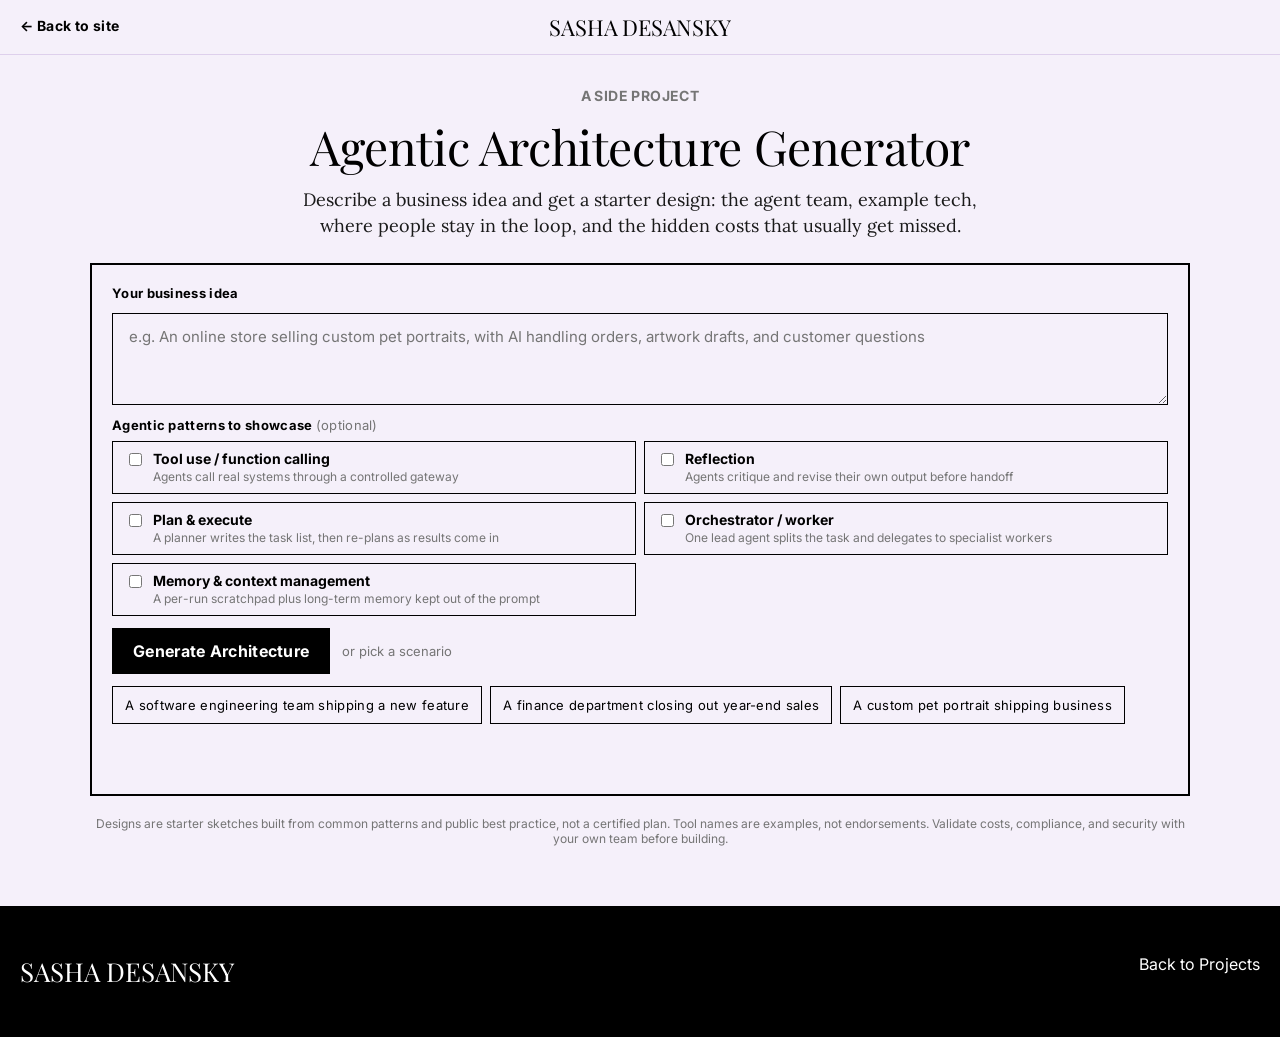
<file: architect/architect.html>
<!DOCTYPE html>
<html lang="en">
<head>
<meta charset="UTF-8">
<meta name="viewport" content="width=device-width, initial-scale=1.0">
<title>Agentic Architecture Generator</title>
<meta name="description" content="Describe a business idea and get a starter agentic-AI architecture: the agent team, example tech, where people stay in the loop, and the hidden costs and watch-outs.">

<link rel="icon" href="../images/favicon.svg" type="image/svg+xml">

<link rel="preconnect" href="https://fonts.googleapis.com">
<link rel="preconnect" href="https://fonts.gstatic.com" crossorigin>
<link href="https://fonts.googleapis.com/css2?family=Playfair+Display:wght@400;700&family=Lora:wght@400;600&family=Inter:wght@400;700&display=swap" rel="stylesheet">

<link rel="stylesheet" href="../css/style.css">
<link rel="stylesheet" href="architect.css">
</head>
<body>

<header class="masthead-band">
  <div class="masthead-inner">
    <a href="../index.html#projects" class="nav-link">&larr; Back to site</a>
    <a href="../index.html" class="wordmark">SASHA DESANSKY</a>
    <span></span>
  </div>
</header>

<main class="dash-page">
  <div class="dash-page-inner">
    <p class="hero-eyebrow" style="text-align:center;">A Side Project</p>
    <h1 class="dash-title">Agentic Architecture Generator</h1>
    <p class="dash-subtitle">Describe a business idea and get a starter design: the agent team, example tech, where people stay in the loop, and the hidden costs that usually get missed.</p>

    <div class="ar-app">
      <form id="ar-form" class="ar-form" novalidate>
        <label for="ar-idea" class="ar-label">Your business idea</label>
        <textarea id="ar-idea" maxlength="500" placeholder="e.g. An online store selling custom pet portraits, with AI handling orders, artwork drafts, and customer questions"></textarea>
        <fieldset class="ar-patterns">
          <legend class="ar-label">Agentic patterns to showcase <span class="ar-optional">(optional)</span></legend>
          <div id="ar-pattern-opts" class="ar-pattern-opts"></div>
        </fieldset>
        <div class="ar-actions">
          <button type="submit" id="ar-go" class="button-primary">Generate Architecture</button>
          <span class="ar-or">or pick a scenario</span>
          <div id="ar-examples" class="ar-examples"></div>
        </div>
        <div id="ar-err" class="ar-err" role="alert"></div>
      </form>

      <div id="ar-output" class="ar-output" aria-live="polite"></div>
    </div>

    <p class="ar-disclaimer">Designs are starter sketches built from common patterns and public best practice, not a certified plan. Tool names are examples, not endorsements. Validate costs, compliance, and security with your own team before building.</p>
  </div>
</main>

<footer class="footer">
  <div class="footer-inner">
    <div class="footer-wordmark">SASHA DESANSKY</div>
    <ul class="footer-links">
      <li><a href="../index.html#projects">Back to Projects</a></li>
    </ul>
  </div>
</footer>

<script src="architect-data.js"></script>
<script src="architect.js"></script>
</body>
</html>
</file>
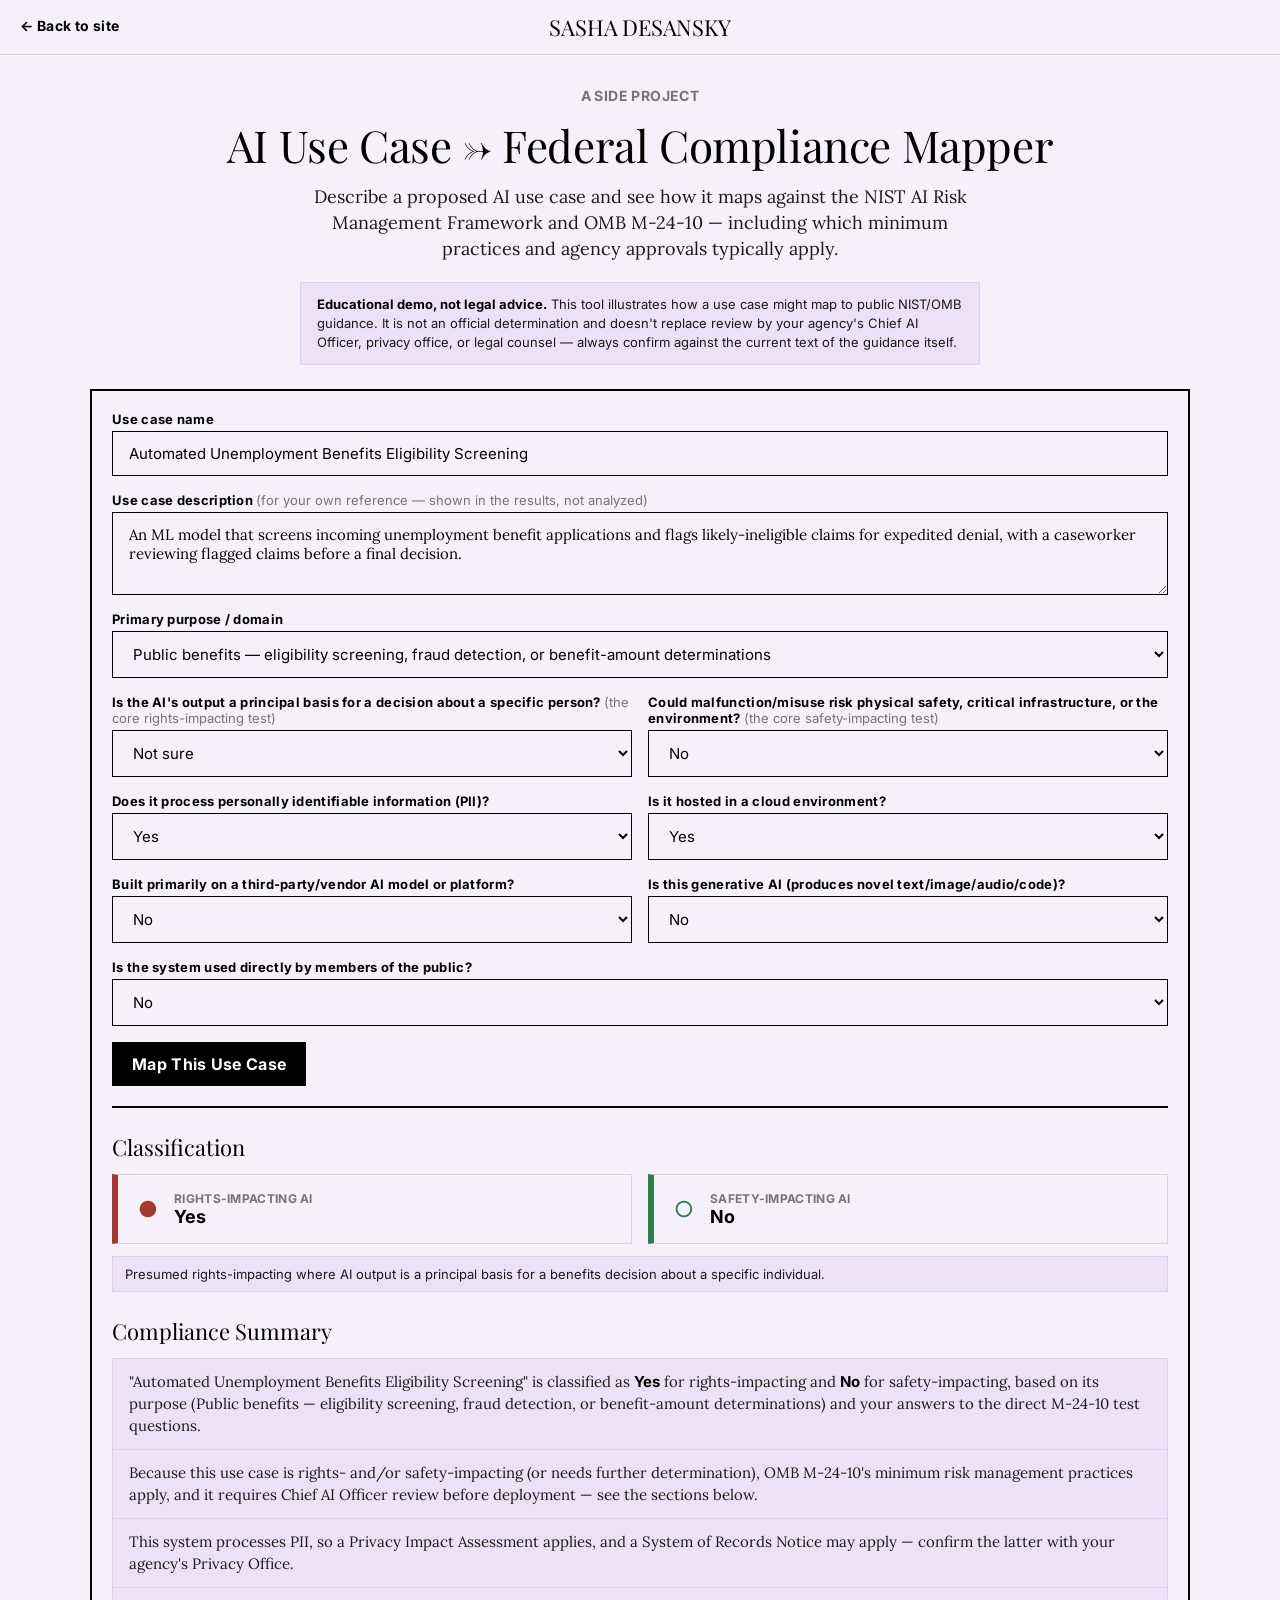
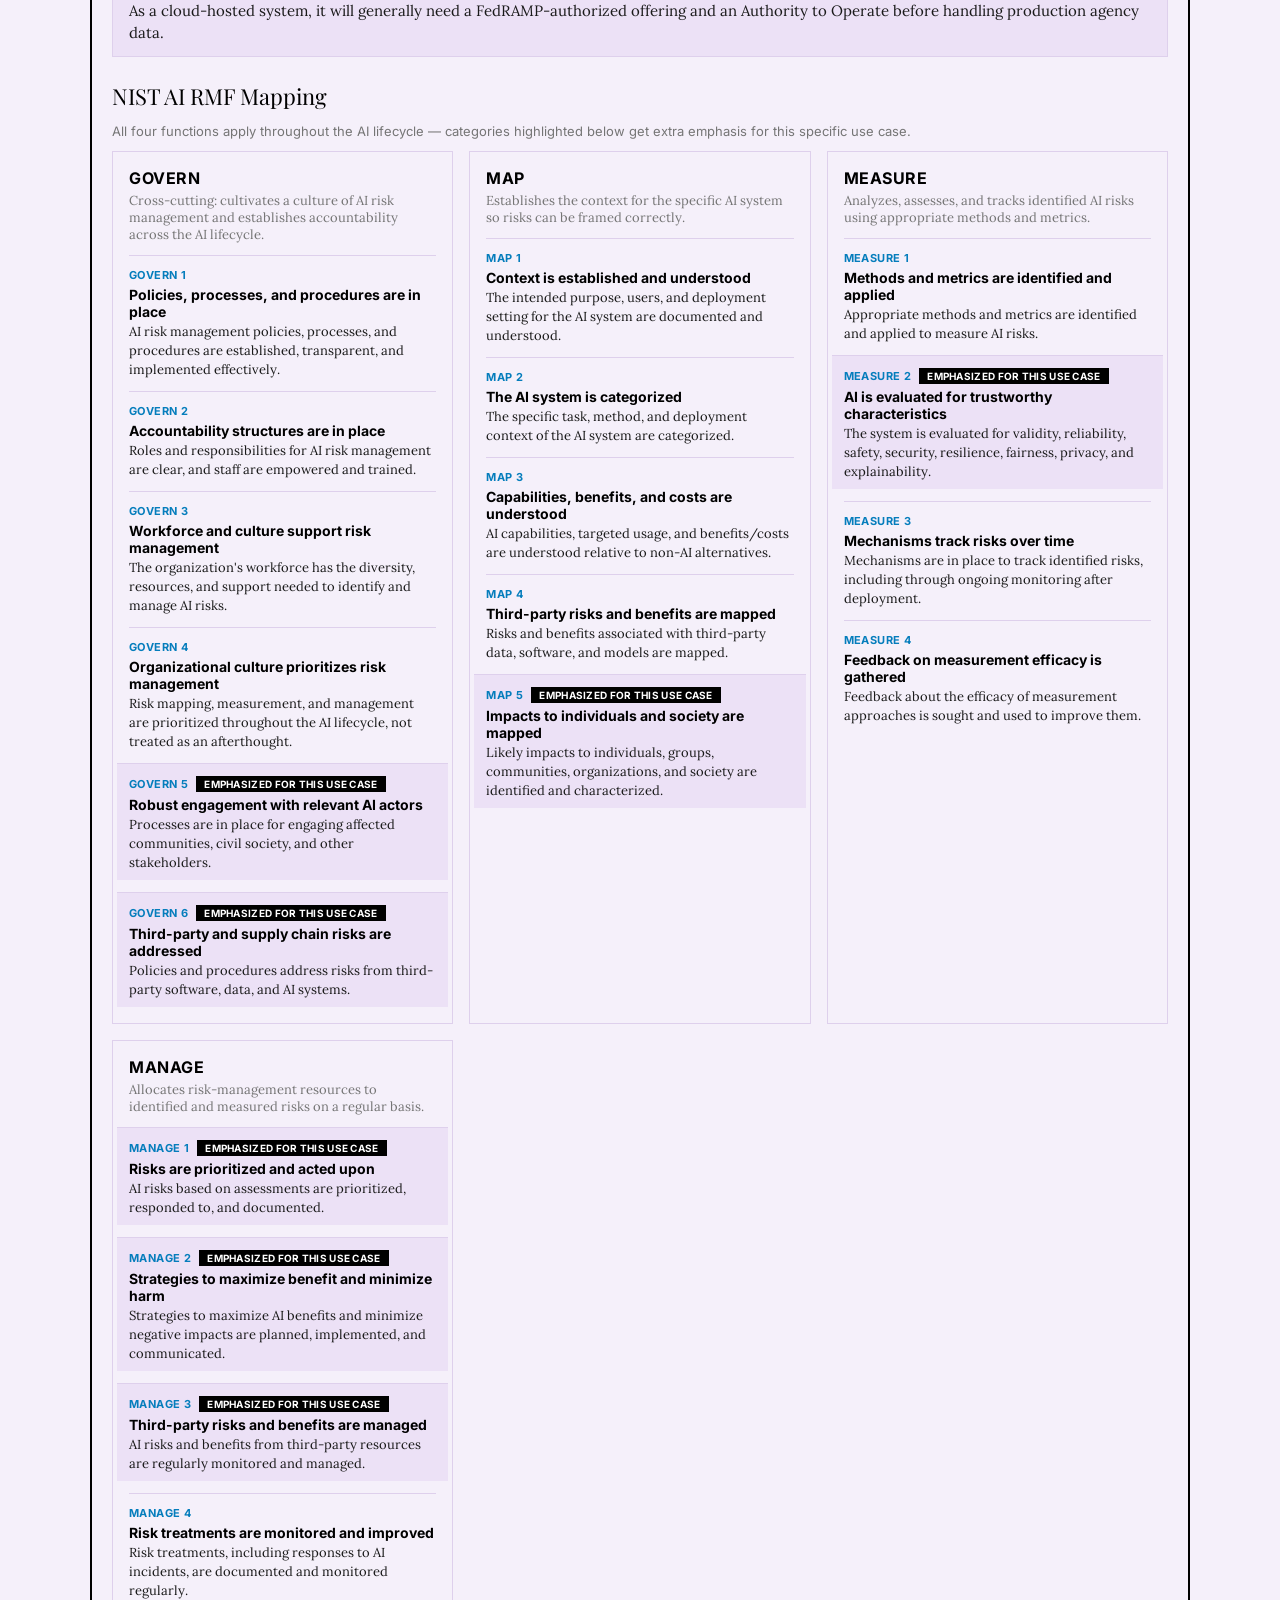
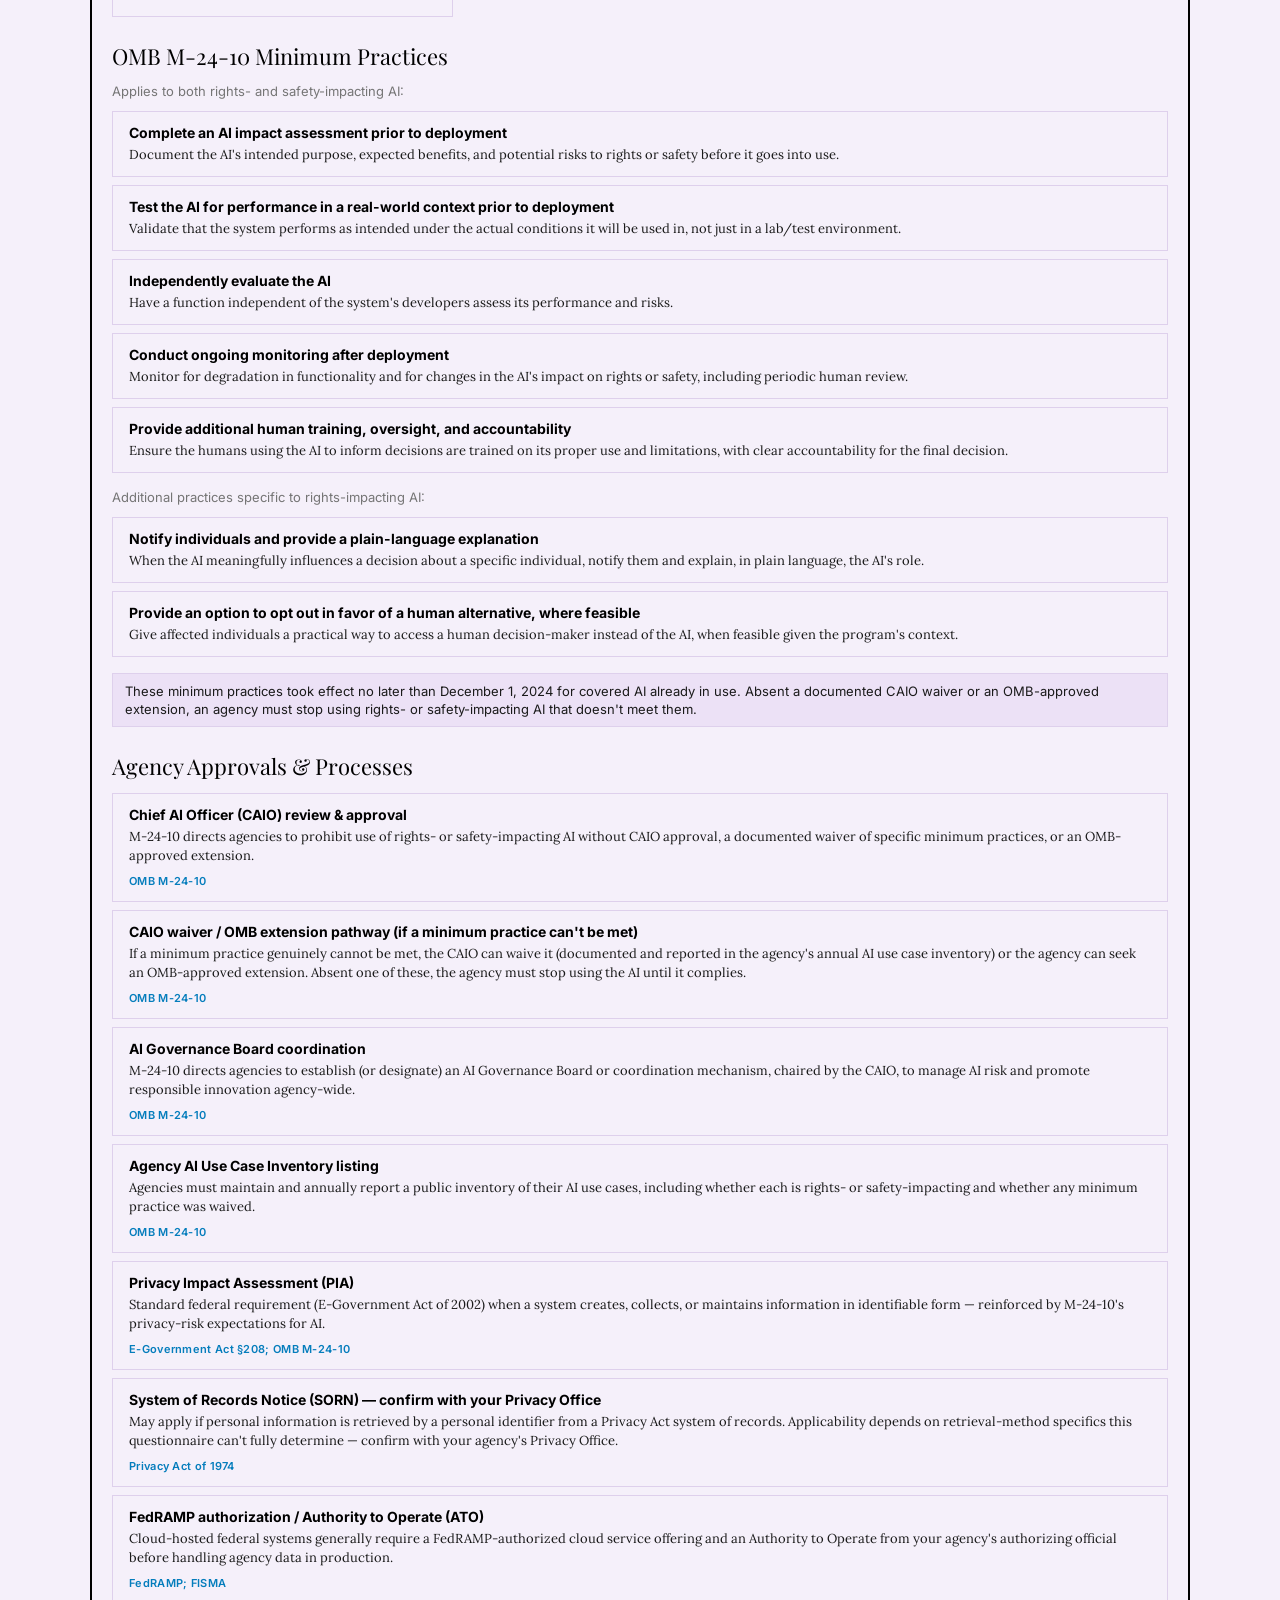
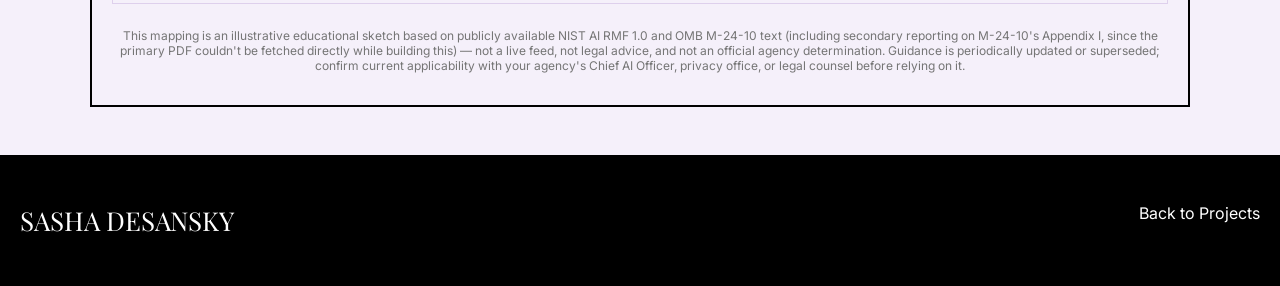
<file: compliance-mapper/compliance-mapper.html>
<!DOCTYPE html>
<html lang="en">
<head>
<meta charset="UTF-8">
<meta name="viewport" content="width=device-width, initial-scale=1.0">
<title>AI Use Case → Federal Compliance Mapper</title>
<meta name="description" content="Map a proposed AI use case against the NIST AI Risk Management Framework and OMB M-24-10, and see which federal agency approvals typically apply.">

<link rel="icon" href="../images/favicon.svg" type="image/svg+xml">

<link rel="preconnect" href="https://fonts.googleapis.com">
<link rel="preconnect" href="https://fonts.gstatic.com" crossorigin>
<link href="https://fonts.googleapis.com/css2?family=Playfair+Display:wght@400;700&family=Lora:wght@400;600&family=Inter:wght@400;700&display=swap" rel="stylesheet">

<link rel="stylesheet" href="../css/style.css">
<link rel="stylesheet" href="compliance-mapper.css">
</head>
<body>

<header class="masthead-band">
  <div class="masthead-inner">
    <a href="../index.html#projects" class="nav-link">&larr; Back to site</a>
    <a href="../index.html" class="wordmark">SASHA DESANSKY</a>
    <span></span>
  </div>
</header>

<main class="dash-page">
  <div class="dash-page-inner">
    <p class="hero-eyebrow" style="text-align:center;">A Side Project</p>
    <h1 class="dash-title">AI Use Case &rarr; Federal Compliance Mapper</h1>
    <p class="dash-subtitle">Describe a proposed AI use case and see how it maps against the NIST AI Risk Management Framework and OMB M-24-10 — including which minimum practices and agency approvals typically apply.</p>

    <div class="cm-disclaimer-box">
      <strong>Educational demo, not legal advice.</strong> This tool illustrates how a use case might map to public NIST/OMB guidance. It is not an official determination and doesn't replace review by your agency's Chief AI Officer, privacy office, or legal counsel — always confirm against the current text of the guidance itself.
    </div>

    <div class="cm-app">
      <form id="cm-form" class="cm-form">
        <div class="cm-field">
          <label for="cm-name">Use case name</label>
          <input type="text" id="cm-name" placeholder="e.g. Automated benefits eligibility screening" value="Automated Unemployment Benefits Eligibility Screening">
        </div>

        <div class="cm-field">
          <label for="cm-description">Use case description <span class="cm-hint">(for your own reference — shown in the results, not analyzed)</span></label>
          <textarea id="cm-description" rows="3" placeholder="Briefly describe what the AI system does, who uses it, and who it affects.">An ML model that screens incoming unemployment benefit applications and flags likely-ineligible claims for expedited denial, with a caseworker reviewing flagged claims before a final decision.</textarea>
        </div>

        <div class="cm-field">
          <label for="cm-purpose">Primary purpose / domain</label>
          <select id="cm-purpose"></select>
        </div>

        <div class="cm-field-row">
          <div class="cm-field">
            <label for="cm-principal-basis">Is the AI's output a principal basis for a decision about a specific person? <span class="cm-hint">(the core rights-impacting test)</span></label>
            <select id="cm-principal-basis">
              <option value="yes">Yes</option>
              <option value="no">No</option>
              <option value="unsure" selected>Not sure</option>
            </select>
          </div>
          <div class="cm-field">
            <label for="cm-safety-risk">Could malfunction/misuse risk physical safety, critical infrastructure, or the environment? <span class="cm-hint">(the core safety-impacting test)</span></label>
            <select id="cm-safety-risk">
              <option value="yes">Yes</option>
              <option value="no" selected>No</option>
              <option value="unsure">Not sure</option>
            </select>
          </div>
        </div>

        <div class="cm-field-row">
          <div class="cm-field">
            <label for="cm-pii">Does it process personally identifiable information (PII)?</label>
            <select id="cm-pii">
              <option value="yes" selected>Yes</option>
              <option value="no">No</option>
            </select>
          </div>
          <div class="cm-field">
            <label for="cm-cloud">Is it hosted in a cloud environment?</label>
            <select id="cm-cloud">
              <option value="yes" selected>Yes</option>
              <option value="no">No</option>
            </select>
          </div>
        </div>

        <div class="cm-field-row">
          <div class="cm-field">
            <label for="cm-thirdparty">Built primarily on a third-party/vendor AI model or platform?</label>
            <select id="cm-thirdparty">
              <option value="yes">Yes</option>
              <option value="no" selected>No</option>
            </select>
          </div>
          <div class="cm-field">
            <label for="cm-generative">Is this generative AI (produces novel text/image/audio/code)?</label>
            <select id="cm-generative">
              <option value="yes">Yes</option>
              <option value="no" selected>No</option>
            </select>
          </div>
        </div>

        <div class="cm-field">
          <label for="cm-public-facing">Is the system used directly by members of the public?</label>
          <select id="cm-public-facing">
            <option value="yes">Yes</option>
            <option value="no" selected>No</option>
          </select>
        </div>

        <button type="submit" class="button-primary">Map This Use Case</button>
      </form>

      <div id="cm-output">
        <section class="cm-section">
          <h3>Classification</h3>
          <div id="cm-verdicts" class="cm-verdicts"></div>
          <p id="cm-purpose-note" class="cm-note"></p>
        </section>

        <section class="cm-section">
          <h3>Compliance Summary</h3>
          <ul id="cm-summary-bullets" class="cm-bullets"></ul>
        </section>

        <section class="cm-section">
          <h3>NIST AI RMF Mapping</h3>
          <p class="cm-section-intro">All four functions apply throughout the AI lifecycle — categories highlighted below get extra emphasis for this specific use case.</p>
          <div id="cm-nist-grid" class="cm-nist-grid"></div>
        </section>

        <section class="cm-section">
          <h3>OMB M-24-10 Minimum Practices</h3>
          <div id="cm-practices"></div>
        </section>

        <section class="cm-section">
          <h3>Agency Approvals &amp; Processes</h3>
          <ul id="cm-approvals" class="cm-approvals-list"></ul>
        </section>

        <p class="cm-disclaimer">This mapping is an illustrative educational sketch based on publicly available NIST AI RMF 1.0 and OMB M-24-10 text (including secondary reporting on M-24-10's Appendix I, since the primary PDF couldn't be fetched directly while building this) — not a live feed, not legal advice, and not an official agency determination. Guidance is periodically updated or superseded; confirm current applicability with your agency's Chief AI Officer, privacy office, or legal counsel before relying on it.</p>
      </div>
    </div>
  </div>
</main>

<footer class="footer">
  <div class="footer-inner">
    <div class="footer-wordmark">SASHA DESANSKY</div>
    <ul class="footer-links">
      <li><a href="../index.html#projects">Back to Projects</a></li>
    </ul>
  </div>
</footer>

<script src="compliance-data.js"></script>
<script src="compliance-mapper.js"></script>
</body>
</html>
</file>
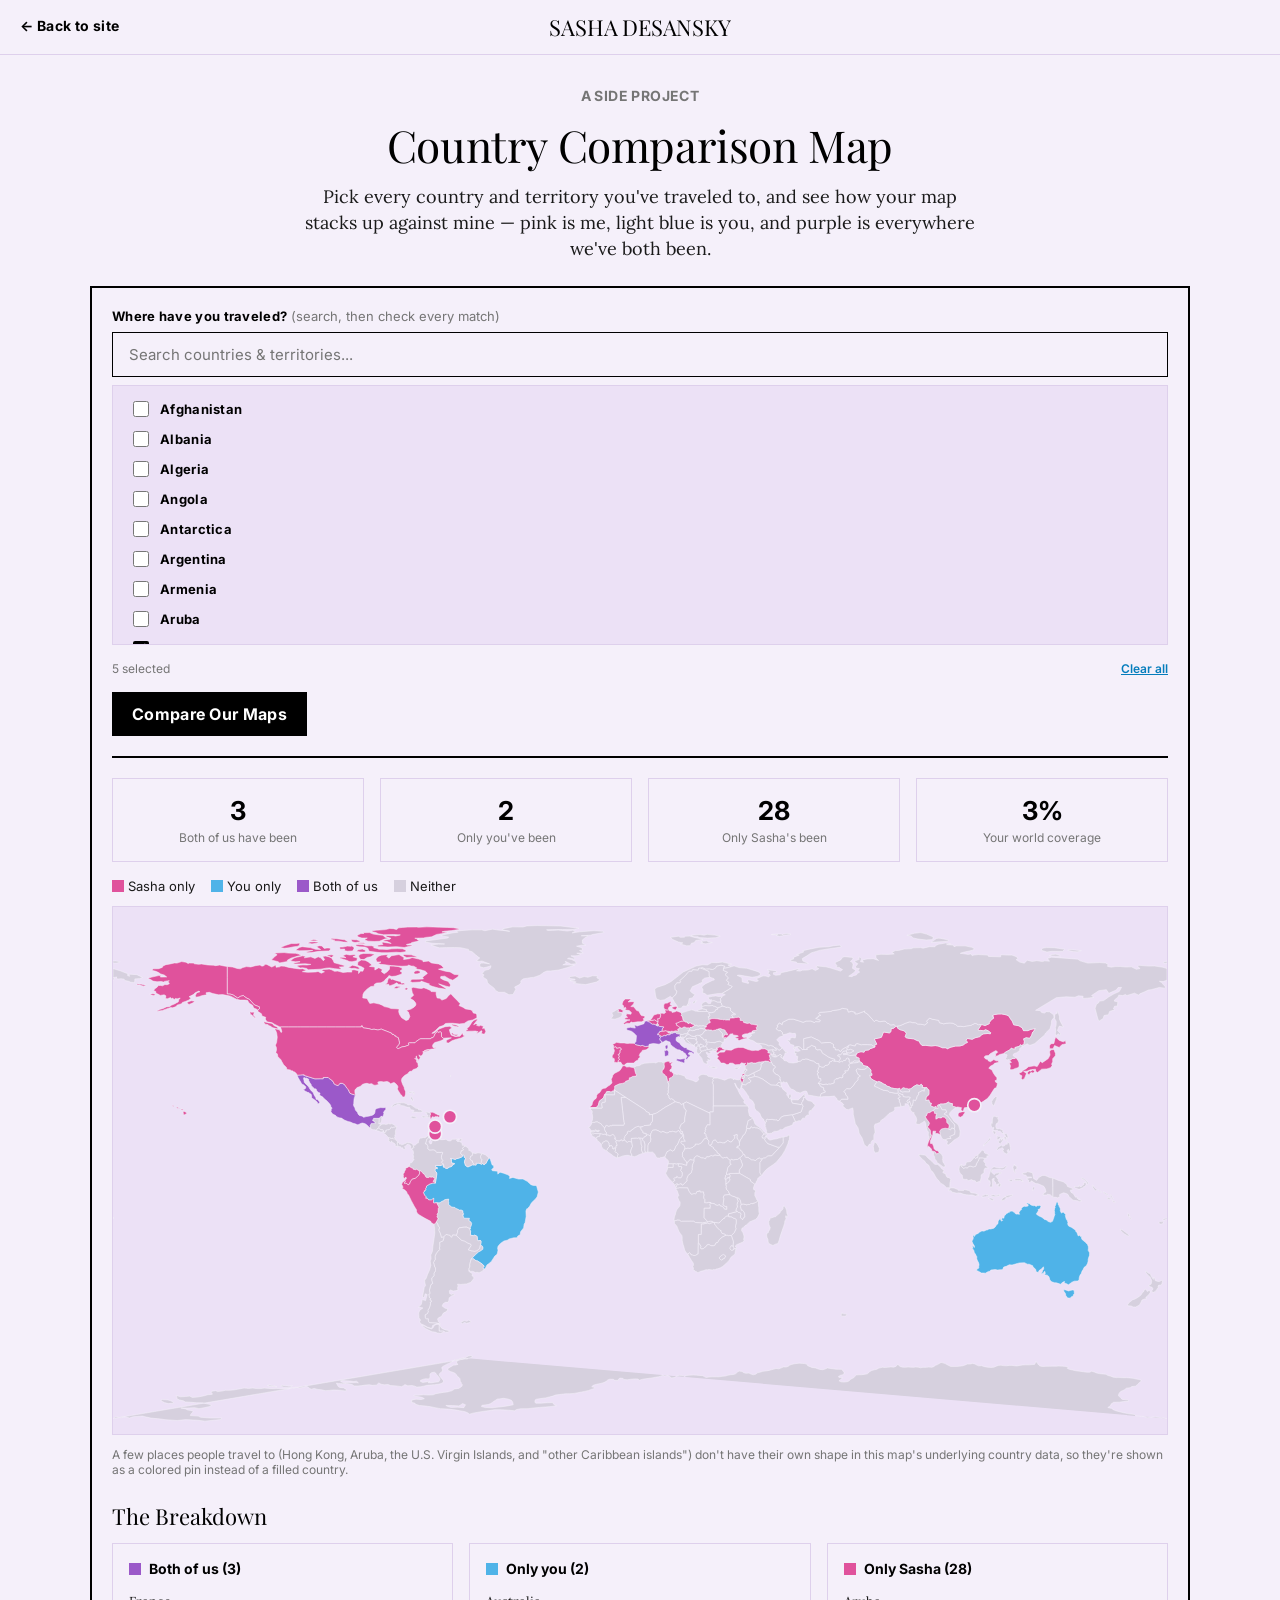
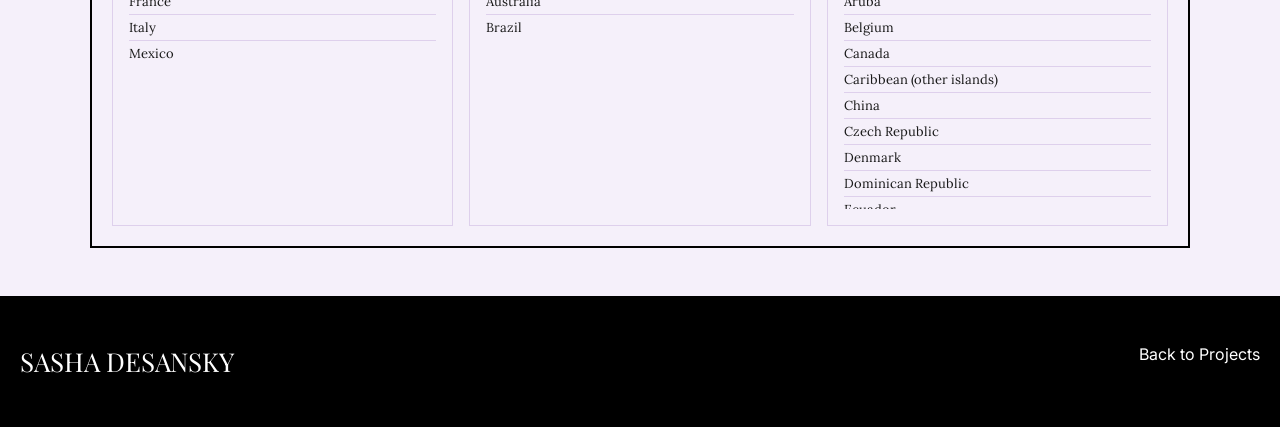
<file: country-map/country-map.html>
<!DOCTYPE html>
<html lang="en">
<head>
<meta charset="UTF-8">
<meta name="viewport" content="width=device-width, initial-scale=1.0">
<title>Country Comparison Map</title>
<meta name="description" content="Pick the countries and territories you've traveled to and see how your map compares to Sasha's, side by side on one world map.">

<link rel="icon" href="../images/favicon.svg" type="image/svg+xml">

<link rel="preconnect" href="https://fonts.googleapis.com">
<link rel="preconnect" href="https://fonts.gstatic.com" crossorigin>
<link href="https://fonts.googleapis.com/css2?family=Playfair+Display:wght@400;700&family=Lora:wght@400;600&family=Inter:wght@400;700&display=swap" rel="stylesheet">

<link rel="stylesheet" href="../css/style.css">
<link rel="stylesheet" href="country-map.css">
</head>
<body>

<header class="masthead-band">
  <div class="masthead-inner">
    <a href="../index.html#for-fun" class="nav-link">&larr; Back to site</a>
    <a href="../index.html" class="wordmark">SASHA DESANSKY</a>
    <span></span>
  </div>
</header>

<main class="dash-page">
  <div class="dash-page-inner">
    <p class="hero-eyebrow" style="text-align:center;">A Side Project</p>
    <h1 class="dash-title">Country Comparison Map</h1>
    <p class="dash-subtitle">Pick every country and territory you've traveled to, and see how your map stacks up against mine — pink is me, light blue is you, and purple is everywhere we've both been.</p>

    <div class="cm2-app">
      <form id="cm2-form" class="cm2-form">
        <div class="cm2-field">
          <label for="cm2-search">Where have you traveled? <span class="cm2-hint">(search, then check every match)</span></label>
          <input type="text" id="cm2-search" placeholder="Search countries &amp; territories...">
          <div id="cm2-checklist" class="cm2-checklist"></div>
          <div class="cm2-checklist-actions">
            <span id="cm2-selected-count">0 selected</span>
            <button type="button" id="cm2-clear" class="cm2-clear-btn">Clear all</button>
          </div>
        </div>

        <button type="submit" class="button-primary">Compare Our Maps</button>
      </form>

      <div id="cm2-output">
        <div id="cm2-stats" class="cm2-stats"></div>

        <div class="cm2-legend">
          <span class="cm2-legend-item"><span class="cm2-swatch" style="background:#e0529c"></span>Sasha only</span>
          <span class="cm2-legend-item"><span class="cm2-swatch" style="background:#4fb3e8"></span>You only</span>
          <span class="cm2-legend-item"><span class="cm2-swatch" style="background:#9b59c9"></span>Both of us</span>
          <span class="cm2-legend-item"><span class="cm2-swatch" style="background:#d6d0de"></span>Neither</span>
        </div>

        <div id="cm2-map"></div>

        <p class="cm2-note">A few places people travel to (Hong Kong, Aruba, the U.S. Virgin Islands, and "other Caribbean islands") don't have their own shape in this map's underlying country data, so they're shown as a colored pin instead of a filled country.</p>

        <section class="cm2-section">
          <h3>The Breakdown</h3>
          <div id="cm2-breakdown" class="cm2-breakdown"></div>
        </section>
      </div>
    </div>
  </div>
</main>

<footer class="footer">
  <div class="footer-inner">
    <div class="footer-wordmark">SASHA DESANSKY</div>
    <ul class="footer-links">
      <li><a href="../index.html#for-fun">Back to Projects</a></li>
    </ul>
  </div>
</footer>

<script src="world-geojson.js"></script>
<script src="country-map-data.js"></script>
<script src="country-map.js"></script>
</body>
</html>
</file>
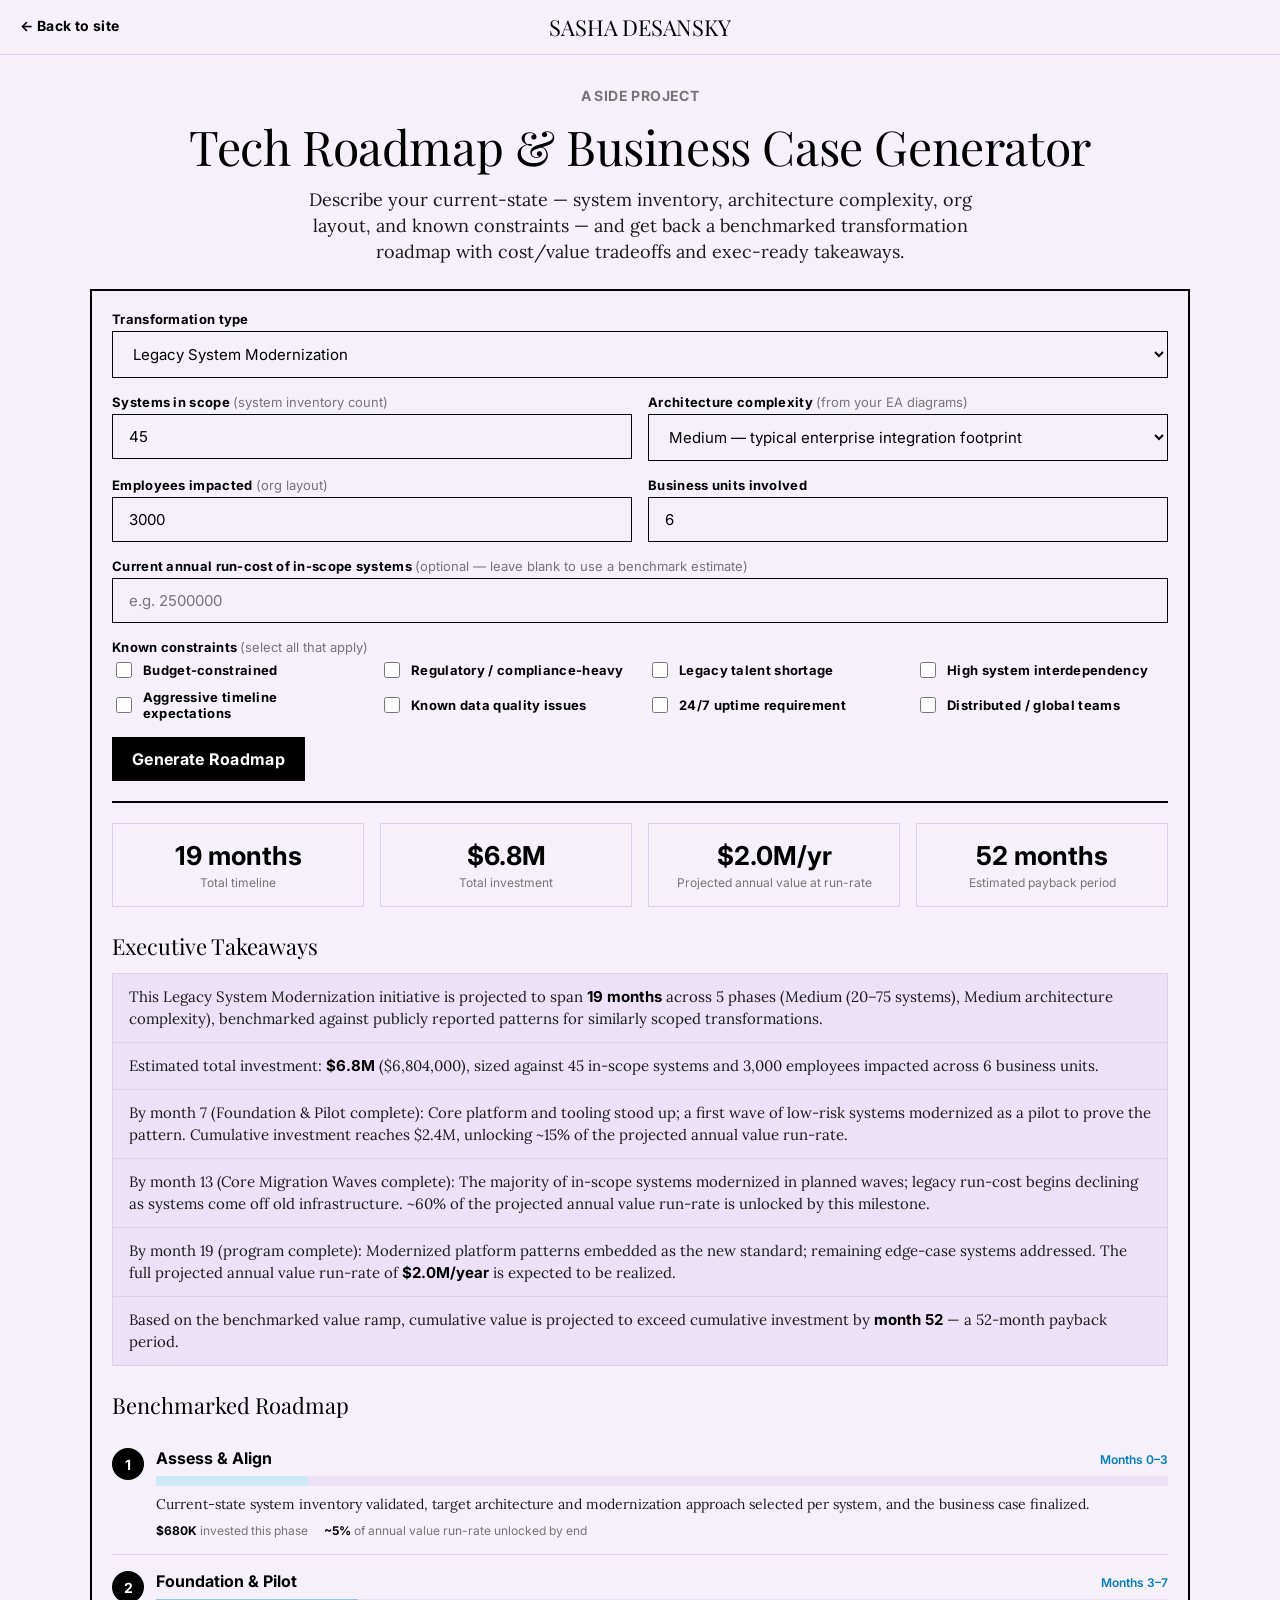
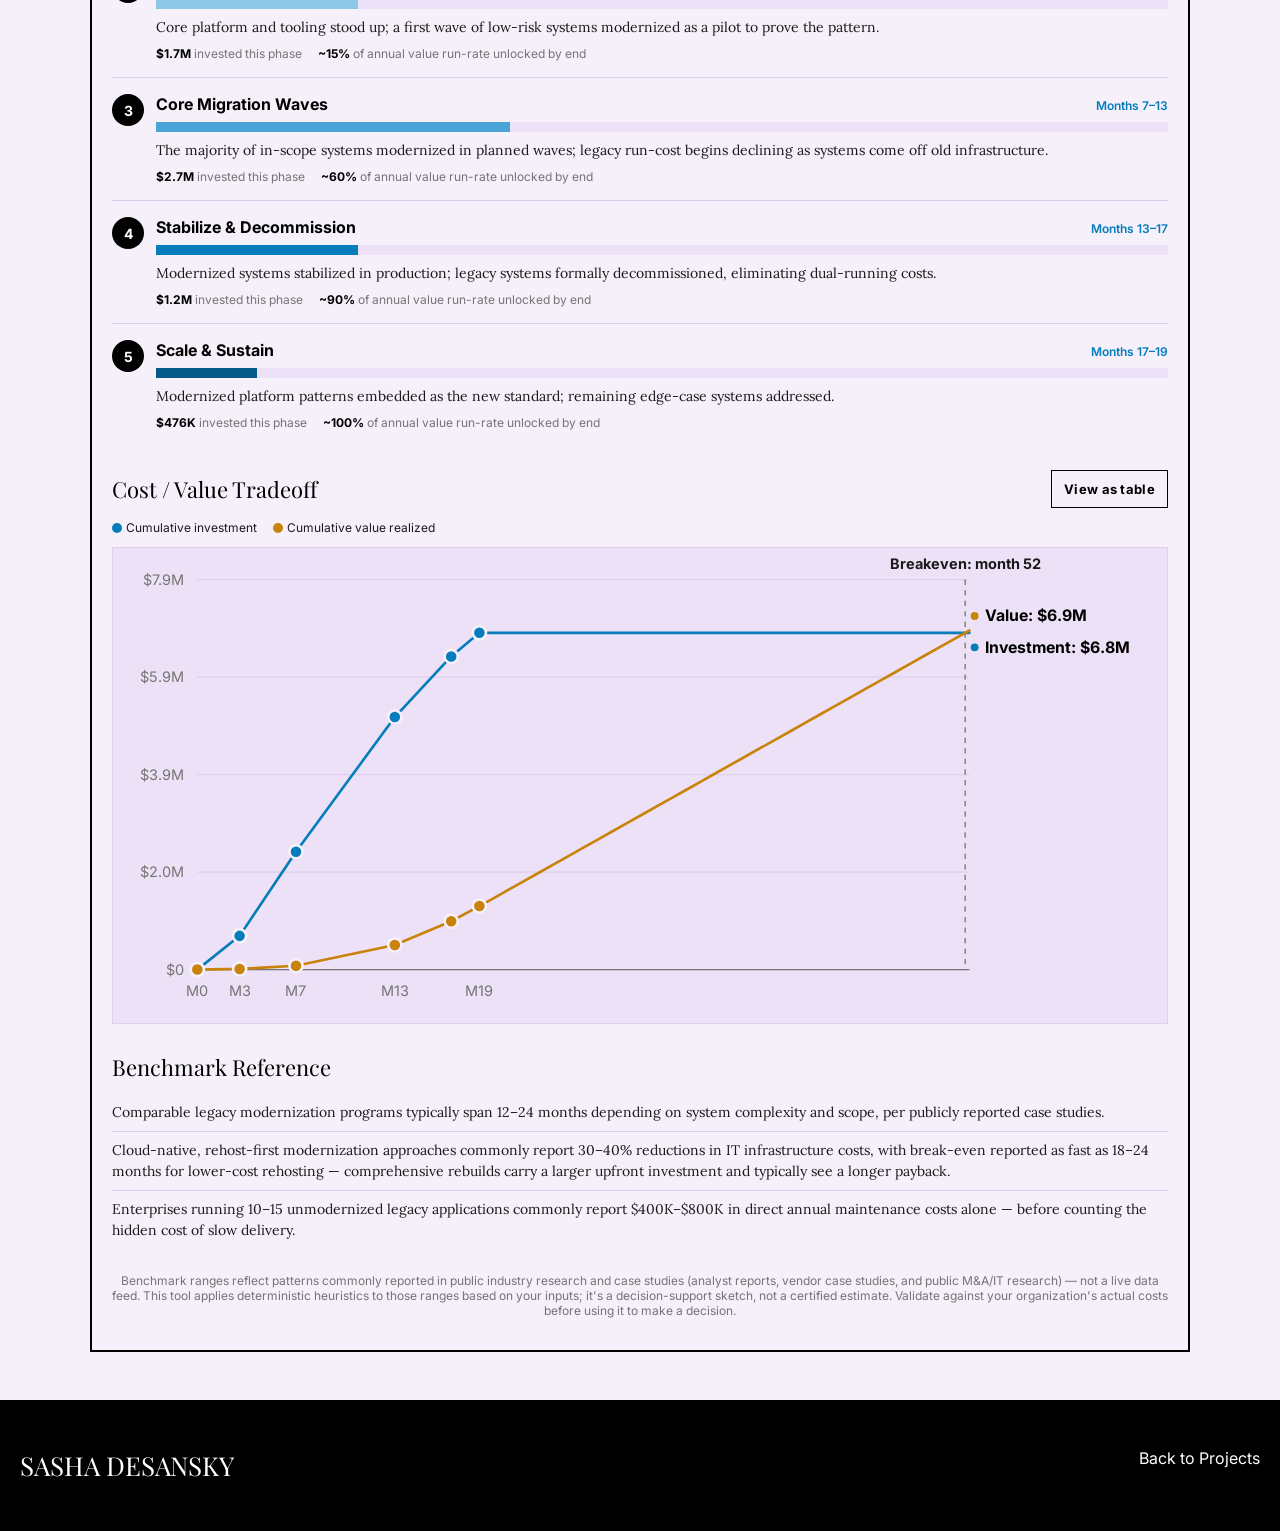
<file: roadmap/roadmap.html>
<!DOCTYPE html>
<html lang="en">
<head>
<meta charset="UTF-8">
<meta name="viewport" content="width=device-width, initial-scale=1.0">
<title>Tech Roadmap &amp; Business Case Generator</title>
<meta name="description" content="Turn current-state inputs (system inventory, architecture complexity, org layout, constraints) into a benchmarked transformation roadmap with cost/value tradeoffs and executive takeaways.">

<link rel="icon" href="../images/favicon.svg" type="image/svg+xml">

<link rel="preconnect" href="https://fonts.googleapis.com">
<link rel="preconnect" href="https://fonts.gstatic.com" crossorigin>
<link href="https://fonts.googleapis.com/css2?family=Playfair+Display:wght@400;700&family=Lora:wght@400;600&family=Inter:wght@400;700&display=swap" rel="stylesheet">

<link rel="stylesheet" href="../css/style.css">
<link rel="stylesheet" href="roadmap.css">
</head>
<body data-palette="#057dbc,#c9820a">

<header class="masthead-band">
  <div class="masthead-inner">
    <a href="../index.html#projects" class="nav-link">&larr; Back to site</a>
    <a href="../index.html" class="wordmark">SASHA DESANSKY</a>
    <span></span>
  </div>
</header>

<main class="dash-page">
  <div class="dash-page-inner">
    <p class="hero-eyebrow" style="text-align:center;">A Side Project</p>
    <h1 class="dash-title">Tech Roadmap &amp; Business Case Generator</h1>
    <p class="dash-subtitle">Describe your current-state — system inventory, architecture complexity, org layout, and known constraints — and get back a benchmarked transformation roadmap with cost/value tradeoffs and exec-ready takeaways.</p>

    <div class="rm-app">
      <form id="rm-form" class="rm-form">
        <div class="rm-field">
          <label for="rm-archetype">Transformation type</label>
          <select id="rm-archetype"></select>
        </div>

        <div class="rm-field-row">
          <div class="rm-field">
            <label for="rm-systems">Systems in scope <span class="rm-hint">(system inventory count)</span></label>
            <input type="number" id="rm-systems" min="1" max="2000" value="45">
          </div>
          <div class="rm-field">
            <label for="rm-complexity">Architecture complexity <span class="rm-hint">(from your EA diagrams)</span></label>
            <select id="rm-complexity"></select>
          </div>
        </div>

        <div class="rm-field-row">
          <div class="rm-field">
            <label for="rm-employees">Employees impacted <span class="rm-hint">(org layout)</span></label>
            <input type="number" id="rm-employees" min="1" max="500000" value="3000">
          </div>
          <div class="rm-field">
            <label for="rm-units">Business units involved</label>
            <input type="number" id="rm-units" min="1" max="200" value="6">
          </div>
        </div>

        <div class="rm-field">
          <label for="rm-runcost">Current annual run-cost of in-scope systems <span class="rm-hint">(optional — leave blank to use a benchmark estimate)</span></label>
          <input type="number" id="rm-runcost" min="0" step="10000" placeholder="e.g. 2500000">
        </div>

        <fieldset class="rm-field">
          <legend>Known constraints <span class="rm-hint">(select all that apply)</span></legend>
          <div id="rm-constraints" class="rm-constraints-grid"></div>
        </fieldset>

        <button type="submit" class="button-primary">Generate Roadmap</button>
      </form>

      <div id="rm-output">
        <div class="rm-stats" id="rm-stats"></div>

        <div id="rm-constraints-applied" class="rm-note" hidden></div>

        <section class="rm-section">
          <h3>Executive Takeaways</h3>
          <ul id="rm-exec-bullets" class="rm-bullets"></ul>
        </section>

        <section class="rm-section">
          <h3>Benchmarked Roadmap</h3>
          <div id="rm-timeline" class="rm-timeline"></div>
        </section>

        <section class="rm-section">
          <div class="rm-chart-header">
            <h3>Cost / Value Tradeoff</h3>
            <button type="button" id="rm-table-toggle" class="button-outline rm-table-toggle">View as table</button>
          </div>
          <div id="rm-chart"></div>
          <div id="rm-phase-table-wrap" hidden>
            <table id="rm-phase-table" class="rm-table"></table>
          </div>
        </section>

        <section class="rm-section">
          <h3>Benchmark Reference</h3>
          <ul id="rm-benchmark-notes" class="rm-benchmark-notes"></ul>
        </section>

        <p class="rm-disclaimer">Benchmark ranges reflect patterns commonly reported in public industry research and case studies (analyst reports, vendor case studies, and public M&amp;A/IT research) — not a live data feed. This tool applies deterministic heuristics to those ranges based on your inputs; it's a decision-support sketch, not a certified estimate. Validate against your organization's actual costs before using it to make a decision.</p>
      </div>
    </div>
  </div>
</main>

<footer class="footer">
  <div class="footer-inner">
    <div class="footer-wordmark">SASHA DESANSKY</div>
    <ul class="footer-links">
      <li><a href="../index.html#projects">Back to Projects</a></li>
    </ul>
  </div>
</footer>

<script src="roadmap-data.js"></script>
<script src="roadmap-generator.js"></script>
</body>
</html>
</file>
<file: css/style.css>
/* =========================================================================
   sashadesansky.com — editorial design system
   Inspired by Wired's black/white magazine language: strict ink-on-canvas,
   tall display serif for headlines, humanist serif for reading body copy,
   clean sans for structure/metadata, square corners, hairline dividers.
   ========================================================================= */

:root {
  /* Colors */
  --color-primary: #000000;
  --color-on-primary: #ffffff;
  --color-ink: #000000;
  --color-ink-soft: #1a1a1a;
  --color-body: #757575;
  --color-hairline: #ded0ec;
  --color-canvas: #f5f0fa;
  --color-canvas-soft: #ece1f6;
  --color-link: #057dbc;

  /* Fonts (open-source stand-ins for the proprietary Wired faces) */
  --font-display: "Playfair Display", "Times New Roman", Georgia, serif;
  --font-serif: "Lora", Georgia, "Times New Roman", serif;
  --font-sans: "Inter", "Helvetica Neue", Helvetica, Arial, sans-serif;

  /* Spacing */
  --space-xxs: 2px;
  --space-xs: 4px;
  --space-sm: 8px;
  --space-md: 12px;
  --space-lg: 16px;
  --space-xl: 20px;
  --space-2xl: 24px;
  --space-3xl: 32px;
  --space-4xl: 48px;

  --radius-none: 0px;
  --radius-full: 9999px;

  --container-max: 1400px;
}

* {
  box-sizing: border-box;
}

html {
  -webkit-text-size-adjust: 100%;
}

body {
  margin: 0;
  background: var(--color-canvas);
  color: var(--color-ink);
  font-family: var(--font-sans);
  -webkit-font-smoothing: antialiased;
}

img {
  max-width: 100%;
  display: block;
}

a {
  color: inherit;
  text-decoration: none;
}

.container {
  max-width: var(--container-max);
  margin: 0 auto;
  padding: 0 var(--space-xl);
}

/* -------------------------------------------------------------------------
   Masthead band
   ------------------------------------------------------------------------- */

.masthead-band {
  background: var(--color-canvas);
  color: var(--color-ink);
  padding: var(--space-md) var(--space-xl);
  border-bottom: 1px solid var(--color-hairline);
  position: sticky;
  top: 0;
  z-index: 50;
}

.masthead-inner {
  max-width: var(--container-max);
  margin: 0 auto;
  display: flex;
  align-items: center;
  justify-content: space-between;
  gap: var(--space-lg);
}

.wordmark {
  font-family: var(--font-display);
  font-size: 22px;
  font-weight: 400;
  letter-spacing: -0.2px;
  white-space: nowrap;
}

.nav-links {
  display: flex;
  gap: var(--space-2xl);
  list-style: none;
  margin: 0;
  padding: 0;
}

.nav-link {
  color: var(--color-ink);
  font-family: var(--font-sans);
  font-size: 14px;
  font-weight: 700;
  letter-spacing: 0.4px;
  line-height: 18px;
  padding: var(--space-xs) 0;
  border-bottom: 2px solid transparent;
}

.nav-link:hover {
  border-bottom-color: var(--color-ink);
}

.nav-cta {
  display: none;
}

.hamburger {
  display: none;
  background: none;
  border: none;
  cursor: pointer;
  padding: var(--space-xs);
  flex-direction: column;
  gap: 5px;
}

.hamburger span {
  display: block;
  width: 22px;
  height: 2px;
  background: var(--color-ink);
}

/* -------------------------------------------------------------------------
   Hero band
   ------------------------------------------------------------------------- */

.hero-band {
  background: var(--color-canvas);
  color: var(--color-ink);
  padding: var(--space-4xl) var(--space-xl);
  border-bottom: 1px solid var(--color-hairline);
}

.hero-inner {
  max-width: var(--container-max);
  margin: 0 auto;
  display: flex;
  gap: var(--space-4xl);
  align-items: flex-end;
  justify-content: space-between;
  flex-wrap: wrap;
}

.hero-eyebrow {
  font-family: var(--font-sans);
  font-size: 14px;
  font-weight: 700;
  letter-spacing: 0.4px;
  line-height: 18px;
  color: var(--color-body);
  margin: 0 0 var(--space-lg);
  text-transform: uppercase;
}

.hero-headline {
  font-family: var(--font-display);
  font-size: 64px;
  font-weight: 400;
  line-height: 59.5px;
  letter-spacing: -0.5px;
  margin: 0 0 var(--space-xl);
  max-width: 900px;
}

.hero-subhead {
  font-family: var(--font-serif);
  font-size: 19px;
  font-weight: 400;
  line-height: 27.93px;
  letter-spacing: 0.108px;
  color: var(--color-ink-soft);
  max-width: 640px;
  margin: 0 0 var(--space-2xl);
}

.hero-actions {
  display: flex;
  gap: var(--space-lg);
  flex-wrap: wrap;
}

.hero-avatar-col {
  display: flex;
  flex-direction: column;
  align-items: flex-end;
  gap: var(--space-lg);
  flex-shrink: 0;
}

.avatar {
  width: 96px;
  height: 96px;
  border-radius: var(--radius-full);
  border: 2px solid var(--color-ink);
  display: flex;
  align-items: center;
  justify-content: center;
  font-family: var(--font-display);
  font-size: 32px;
  overflow: hidden;
  background: var(--color-canvas-soft);
  flex-shrink: 0;
}

.avatar img {
  width: 100%;
  height: 100%;
  object-fit: cover;
  object-position: center 15%;
}

/* -------------------------------------------------------------------------
   Buttons
   ------------------------------------------------------------------------- */

.button-primary,
.button-outline {
  display: inline-flex;
  align-items: center;
  justify-content: center;
  font-family: var(--font-sans);
  font-size: 16px;
  font-weight: 700;
  line-height: 20px;
  letter-spacing: 0.3px;
  border-radius: var(--radius-none);
  padding: var(--space-md) var(--space-xl);
  cursor: pointer;
  border: 1px solid var(--color-ink);
}

.button-primary {
  background: var(--color-primary);
  color: var(--color-on-primary);
}

.button-primary:hover {
  background: var(--color-ink-soft);
}

.button-outline {
  background: var(--color-canvas);
  color: var(--color-ink);
}

.button-outline:hover {
  background: var(--color-canvas-soft);
}

/* -------------------------------------------------------------------------
   Section shell
   ------------------------------------------------------------------------- */

section.page-section {
  padding: var(--space-4xl) var(--space-xl);
  border-bottom: 1px solid var(--color-hairline);
}

section.page-section:last-of-type {
  border-bottom: none;
}

.section-inner {
  max-width: var(--container-max);
  margin: 0 auto;
}

.section-heading {
  font-family: var(--font-display);
  font-size: 32px;
  font-weight: 400;
  line-height: 35.2px;
  letter-spacing: -0.3px;
  margin: 0 0 var(--space-3xl);
}

/* -------------------------------------------------------------------------
   About
   ------------------------------------------------------------------------- */

.about-body p {
  font-family: var(--font-serif);
  font-size: 19px;
  font-weight: 400;
  line-height: 27.93px;
  letter-spacing: 0.108px;
  color: var(--color-ink);
  max-width: 760px;
  margin: 0 0 var(--space-2xl);
}

.about-body a {
  color: var(--color-link);
  text-decoration: underline;
}

/* -------------------------------------------------------------------------
   Experience pointer (redirects to LinkedIn)
   ------------------------------------------------------------------------- */

.experience-note {
  font-family: var(--font-serif);
  font-size: 19px;
  font-weight: 400;
  line-height: 27.93px;
  letter-spacing: 0.108px;
  color: var(--color-ink);
  max-width: 640px;
  margin: 0 0 var(--space-2xl);
}

/* -------------------------------------------------------------------------
   Story cards — projects
   ------------------------------------------------------------------------- */

.story-grid {
  display: grid;
  grid-template-columns: repeat(auto-fit, minmax(300px, 1fr));
  gap: var(--space-lg);
}

.story-card {
  background: var(--color-canvas);
  color: var(--color-ink);
  border: 1px solid var(--color-hairline);
  padding: 0;
  display: flex;
  flex-direction: column;
  overflow: hidden;
}

.story-card-media {
  aspect-ratio: 4 / 3;
  background: var(--color-canvas-soft);
  display: flex;
  align-items: center;
  justify-content: center;
  font-size: 48px;
  overflow: hidden;
}

.story-card-media img {
  width: 100%;
  height: 100%;
  object-fit: cover;
}

.story-card-body {
  padding: var(--space-lg);
  display: flex;
  flex-direction: column;
  flex: 1;
}

.category-eyebrow {
  color: var(--color-ink);
  font-family: var(--font-sans);
  font-size: 14px;
  font-weight: 700;
  letter-spacing: 0.4px;
  line-height: 18px;
  text-transform: uppercase;
  margin-bottom: var(--space-sm);
}

.category-eyebrow .dot {
  color: var(--color-body);
  font-weight: 400;
  text-transform: none;
  margin: 0 var(--space-xs);
}

.story-card-title {
  font-family: var(--font-sans);
  font-size: 20px;
  font-weight: 700;
  line-height: 24px;
  letter-spacing: -0.28px;
  margin: 0 0 var(--space-sm);
}

.story-card-desc {
  font-family: var(--font-serif);
  font-size: 16px;
  line-height: 24px;
  letter-spacing: 0.09px;
  color: var(--color-ink-soft);
  margin: 0 0 var(--space-lg);
  flex: 1;
}

.tag-row {
  display: flex;
  flex-wrap: wrap;
  gap: var(--space-sm);
  margin-bottom: var(--space-lg);
}

.tag {
  font-family: var(--font-sans);
  font-size: 12px;
  line-height: 16px;
  border: 1px solid var(--color-hairline);
  padding: var(--space-xxs) var(--space-sm);
  color: var(--color-body);
}

.story-card-link {
  font-family: var(--font-sans);
  font-size: 14px;
  font-weight: 700;
  letter-spacing: 0.4px;
  color: var(--color-link);
  align-self: flex-start;
}

.story-card-link:hover {
  text-decoration: underline;
}

.empty-state {
  font-family: var(--font-serif);
  color: var(--color-body);
  font-size: 16px;
  padding: var(--space-lg) 0;
}

/* -------------------------------------------------------------------------
   Contact
   ------------------------------------------------------------------------- */

.contact-row {
  display: flex;
  gap: var(--space-lg);
  flex-wrap: wrap;
  align-items: center;
}

.contact-detail {
  font-family: var(--font-serif);
  font-size: 16px;
  color: var(--color-ink-soft);
  margin-bottom: var(--space-2xl);
}

/* -------------------------------------------------------------------------
   Footer
   ------------------------------------------------------------------------- */

.footer {
  background: var(--color-primary);
  color: var(--color-on-primary);
  padding: var(--space-4xl) var(--space-xl);
}

.footer-inner {
  max-width: var(--container-max);
  margin: 0 auto;
  display: flex;
  justify-content: space-between;
  flex-wrap: wrap;
  gap: var(--space-2xl);
}

.footer-wordmark {
  font-family: var(--font-display);
  font-size: 26px;
}

.footer-links {
  display: flex;
  gap: var(--space-2xl);
  flex-wrap: wrap;
  list-style: none;
  margin: 0;
  padding: 0;
}

.footer-links a:hover {
  text-decoration: underline;
}

.footer-note {
  font-family: var(--font-sans);
  font-size: 14px;
  line-height: 18px;
  color: #cccccc;
  margin-top: var(--space-3xl);
  border-top: 1px solid #333333;
  padding-top: var(--space-lg);
}

/* -------------------------------------------------------------------------
   Responsive
   ------------------------------------------------------------------------- */

@media (max-width: 1023px) {
  .story-grid {
    grid-template-columns: repeat(auto-fit, minmax(260px, 1fr));
  }
}

@media (max-width: 767px) {
  .hero-headline {
    font-size: 40px;
    line-height: 42px;
  }

  .hero-inner {
    flex-direction: column;
    align-items: flex-start;
  }

  .hero-avatar-col {
    align-items: flex-start;
    order: -1;
  }

  .nav-links,
  .nav-cta {
    display: none;
  }

  .hamburger {
    display: flex;
  }

  .masthead-band.nav-open .nav-links {
    display: flex;
    flex-direction: column;
    gap: var(--space-lg);
    position: absolute;
    top: 100%;
    left: 0;
    right: 0;
    background: var(--color-canvas);
    border-bottom: 1px solid var(--color-hairline);
    padding: var(--space-xl);
  }

  .story-grid {
    grid-template-columns: 1fr;
  }

  section.page-section {
    padding: var(--space-3xl) var(--space-lg);
  }

  .hero-band {
    padding: var(--space-3xl) var(--space-lg);
  }
}
</file>
<file: architect/architect.css>
/* =========================================================================
   Agentic Architecture Generator — styling
   Reuses the site's design tokens (colors, fonts) from css/style.css.
   Agents are blue (#057dbc) and human checkpoints are amber (#c9820a), the
   same colorblind-safe pair the Roadmap generator uses. Humans also get a
   dashed border so the distinction never depends on color alone.
   ========================================================================= */

.masthead-inner {
  display: grid;
  grid-template-columns: 1fr auto 1fr;
  align-items: center;
}

.masthead-inner .wordmark { text-align: center; }
.masthead-inner span { justify-self: end; }

.dash-page { padding: var(--space-3xl) var(--space-xl) var(--space-4xl); }
.dash-page-inner { max-width: 1100px; margin: 0 auto; }

.dash-title {
  font-family: var(--font-display);
  font-size: 48px;
  font-weight: 400;
  line-height: 50.4px;
  letter-spacing: -0.4px;
  margin: var(--space-sm) 0 var(--space-lg);
  text-align: center;
}

.dash-subtitle {
  font-family: var(--font-serif);
  font-size: 18px;
  line-height: 26px;
  color: var(--color-ink-soft);
  max-width: 680px;
  margin: 0 auto var(--space-2xl);
  text-align: center;
}

/* ---- App shell ------------------------------------------------------------ */

.ar-app {
  border: 2px solid var(--color-ink);
  background: var(--color-canvas);
  padding: var(--space-xl);
}

.ar-form {
  display: flex;
  flex-direction: column;
  gap: var(--space-md);
}

.ar-label {
  font-family: var(--font-sans);
  font-weight: 700;
  font-size: 13px;
  letter-spacing: 0.3px;
}

.ar-form textarea {
  width: 100%;
  min-height: 92px;
  background: var(--color-canvas);
  color: var(--color-ink);
  border: 1px solid var(--color-ink);
  font-family: var(--font-sans);
  font-size: 15px;
  line-height: 1.5;
  padding: var(--space-md) var(--space-lg);
  border-radius: var(--radius-none);
  resize: vertical;
}

.ar-form textarea:focus,
.ar-form button:focus-visible {
  outline: 2px solid var(--color-link);
  outline-offset: 2px;
}

.ar-actions {
  display: flex;
  flex-wrap: wrap;
  align-items: center;
  gap: var(--space-md);
}

.ar-actions .button-primary { border: 1px solid var(--color-ink); cursor: pointer; }
.ar-actions .button-primary:disabled { opacity: 0.55; cursor: wait; }

.ar-or {
  font-family: var(--font-sans);
  font-size: 13px;
  color: var(--color-body);
}

.ar-examples { display: flex; flex-wrap: wrap; gap: var(--space-sm); }

.ar-example {
  font-size: 13px;
  font-weight: 400;
  padding: var(--space-sm) var(--space-md);
}

.ar-err {
  min-height: 18px;
  font-family: var(--font-sans);
  font-size: 13px;
  color: #b3261e;
}

/* ---- Output layout ---------------------------------------------------------- */

.ar-output {
  display: grid;
  grid-template-columns: minmax(0, 1.35fr) minmax(0, 1fr);
  gap: var(--space-3xl);
  align-items: start;
}

.ar-output:empty { display: none; }

.ar-form { padding-bottom: var(--space-xl); }
.ar-output:not(:empty) { border-top: 2px solid var(--color-ink); padding-top: var(--space-xl); }

.ar-design-title {
  font-family: var(--font-display);
  font-size: 26px;
  font-weight: 400;
  line-height: 1.2;
  margin: 0 0 var(--space-sm);
}

.ar-lede {
  font-family: var(--font-serif);
  font-size: 16px;
  line-height: 24px;
  color: var(--color-ink-soft);
  margin: 0 0 var(--space-lg);
}

/* ---- Diagram ------------------------------------------------------------------ */

.ar-legend {
  display: flex;
  flex-wrap: wrap;
  gap: var(--space-lg);
  margin-bottom: var(--space-lg);
  font-family: var(--font-sans);
  font-size: 12px;
}

.ar-legend-item { display: inline-flex; align-items: center; gap: 6px; }

.ar-swatch { display: inline-block; width: 14px; height: 14px; border: 2px solid var(--color-ink); }
.ar-swatch-agent { background: #e1f1f9; border-color: #057dbc; }
.ar-swatch-human { background: #fbf0d9; border: 2px dashed #c9820a; }
.ar-swatch-sys { background: #fff; }

.ar-node {
  padding: var(--space-md) var(--space-lg);
  border: 2px solid var(--color-ink);
  background: #fff;
}

.ar-node-agent { border-color: #057dbc; background: #e1f1f9; }
.ar-node-human { border: 2px dashed #c9820a; background: #fbf0d9; }

.ar-tag {
  font-family: var(--font-sans);
  font-size: 11px;
  font-weight: 700;
  letter-spacing: 0.6px;
  text-transform: uppercase;
  color: var(--color-body);
}

.ar-node-agent .ar-tag { color: #045a89; }
.ar-node-human .ar-tag { color: #7a4f00; }

.ar-name {
  font-family: var(--font-sans);
  font-size: 15px;
  font-weight: 700;
  margin-top: 2px;
}

.ar-desc {
  font-family: var(--font-serif);
  font-size: 14px;
  line-height: 20px;
  color: var(--color-ink-soft);
  margin-top: var(--space-xs);
}

.ar-chips { display: flex; flex-wrap: wrap; gap: 6px; margin-top: var(--space-sm); }

.ar-chip {
  font-family: var(--font-sans);
  font-size: 11px;
  padding: 2px 8px;
  border: 1px solid var(--color-ink);
  background: var(--color-canvas);
}

.ar-arrow {
  text-align: center;
  font-size: 18px;
  line-height: 1;
  margin: var(--space-sm) 0;
  color: var(--color-ink);
}

.ar-workers { display: grid; grid-template-columns: repeat(auto-fit, minmax(170px, 1fr)); gap: var(--space-md); }
.ar-humans { display: grid; grid-template-columns: repeat(auto-fit, minmax(220px, 1fr)); gap: var(--space-md); }

.ar-loop {
  font-family: var(--font-sans);
  font-size: 12px;
  color: var(--color-body);
  text-align: center;
  margin-top: var(--space-sm);
}

.ar-platform {
  margin-top: var(--space-xl);
  padding-top: var(--space-md);
  border-top: 1px dashed var(--color-ink);
}

/* ---- Side panel -------------------------------------------------------------------- */

.ar-side {
  border: 2px solid var(--color-ink);
  background: #fff;
  padding: var(--space-xl);
}

.ar-side-heading {
  font-family: var(--font-display);
  font-size: 22px;
  font-weight: 400;
  margin: 0 0 var(--space-md);
}

.ar-side-heading-2 {
  margin-top: var(--space-2xl);
  padding-top: var(--space-xl);
  border-top: 1px solid var(--color-hairline);
}

.ar-driver {
  font-family: var(--font-sans);
  font-size: 13px;
  line-height: 19px;
  padding: var(--space-md);
  border: 2px dashed #c9820a;
  background: #fbf0d9;
  margin-bottom: var(--space-sm);
}

.ar-item-title {
  font-family: var(--font-sans);
  font-size: 14px;
  font-weight: 700;
  margin-top: var(--space-md);
}

.ar-item-detail {
  font-family: var(--font-serif);
  font-size: 14px;
  line-height: 20px;
  color: var(--color-ink-soft);
}

.ar-note {
  font-family: var(--font-sans);
  font-size: 12px;
  color: var(--color-body);
  margin: var(--space-xl) 0 0;
}

.ar-disclaimer {
  font-family: var(--font-sans);
  font-size: 12px;
  color: var(--color-body);
  text-align: center;
  margin-top: var(--space-xl);
}

@media (max-width: 860px) {
  .ar-output { grid-template-columns: minmax(0, 1fr); }
}

@media (max-width: 767px) {
  .dash-title { font-size: 34px; line-height: 38px; }
  .dash-page { padding: var(--space-2xl) var(--space-lg) var(--space-3xl); }
  .ar-app { padding: var(--space-lg); }
}

/* ---- View toggle and technical architecture layers ---------------------------- */

.ar-toggle {
  display: flex;
  flex-wrap: wrap;
  gap: var(--space-sm);
  margin-bottom: var(--space-lg);
}

.ar-toggle-btn { font-size: 14px; padding: var(--space-sm) var(--space-lg); }

.ar-toggle-btn[aria-pressed="true"] {
  background: var(--color-primary);
  color: var(--color-on-primary);
}

.ar-panel[hidden] { display: none; }

.ar-layer {
  padding: var(--space-md) 0;
}

.ar-layer-label {
  font-family: var(--font-sans);
  font-size: 12px;
  font-weight: 700;
  letter-spacing: 0.6px;
  text-transform: uppercase;
}

.ar-layer-hint {
  font-family: var(--font-serif);
  font-size: 13px;
  color: var(--color-body);
  margin: 2px 0 var(--space-sm);
}

.ar-layer-grid {
  display: grid;
  grid-template-columns: repeat(auto-fit, minmax(190px, 1fr));
  gap: var(--space-md);
}

.ar-support {
  margin-top: var(--space-xl);
  padding-top: var(--space-md);
  border-top: 1px dashed var(--color-ink);
}

.ar-support-label {
  font-family: var(--font-sans);
  font-size: 11px;
  font-weight: 700;
  letter-spacing: 0.6px;
  text-transform: uppercase;
  color: var(--color-body);
}

/* ---- Task queue and state store ----------------------------------------------- */

.ar-io {
  font-family: var(--font-sans);
  font-size: 12px;
  line-height: 17px;
  margin-top: var(--space-sm);
  padding-top: var(--space-sm);
  border-top: 1px dotted var(--color-body);
  color: var(--color-ink-soft);
}

.ar-infra { background: #fff; }
.ar-infra-queue { border-style: solid; border-width: 2px 2px 2px 8px; }
.ar-infra-state { border-style: double; border-width: 5px; }

.ar-props {
  margin: var(--space-sm) 0 0;
  padding-left: 18px;
  font-family: var(--font-serif);
  font-size: 13px;
  line-height: 19px;
  color: var(--color-ink-soft);
}

.ar-props strong { font-family: var(--font-sans); font-size: 12px; color: var(--color-ink); }

.ar-statebar { margin-top: var(--space-lg); }

.ar-sublabel {
  font-family: var(--font-sans);
  font-size: 11px;
  font-weight: 700;
  letter-spacing: 0.6px;
  text-transform: uppercase;
  color: var(--color-body);
  margin: var(--space-md) 0 var(--space-sm);
}

.ar-strip { margin-top: var(--space-md); }

.ar-strip-label {
  font-family: var(--font-sans);
  font-size: 11px;
  font-weight: 700;
  letter-spacing: 0.6px;
  text-transform: uppercase;
  color: var(--color-body);
}

.ar-strip-row { display: flex; flex-wrap: wrap; align-items: center; gap: 6px; margin-top: var(--space-xs); }

.ar-strip-step {
  font-family: var(--font-sans);
  font-size: 12px;
  padding: 3px 10px;
  border: 1px solid var(--color-ink);
  background: #fff;
}

.ar-strip-arrow { font-size: 14px; }
.ar-strip-fail .ar-strip-step { border-style: dashed; border-color: #b3261e; }

/* ---- Agentic pattern options and the nodes they add ---------------------------- */

.ar-patterns { border: 0; margin: 0; padding: 0; min-width: 0; }
.ar-patterns legend { padding: 0; margin-bottom: var(--space-sm); }

.ar-optional { font-weight: 400; color: var(--color-body); }

.ar-pattern-opts {
  display: grid;
  grid-template-columns: repeat(2, minmax(0, 1fr));
  gap: var(--space-sm);
}

.ar-pattern-opt {
  display: flex;
  align-items: flex-start;
  gap: var(--space-sm);
  padding: var(--space-sm) var(--space-md);
  border: 1px solid var(--color-ink);
  background: var(--color-canvas);
  cursor: pointer;
}

.ar-pattern-opt:has(input:checked) { background: #e1f1f9; border-color: #057dbc; }
.ar-pattern-opt:has(input:focus-visible) { outline: 2px solid var(--color-link); outline-offset: 2px; }

.ar-pattern-opt input { margin-top: 3px; flex: none; accent-color: #057dbc; }

.ar-pattern-text { display: flex; flex-direction: column; gap: 2px; }

.ar-pattern-title { font-family: var(--font-sans); font-size: 14px; font-weight: 700; }

.ar-pattern-hint {
  font-family: var(--font-sans);
  font-size: 12px;
  line-height: 16px;
  color: var(--color-body);
}

/* Nodes a selected pattern adds get a heavy left bar, so the marker never
   depends on color alone and works on top of the agent, human, and system styles. */
.ar-node-pattern { border-left-width: 8px; }
.ar-swatch-pattern { background: #fff; border-left-width: 6px; }

.ar-pattern-block + .ar-pattern-block { margin-top: var(--space-lg); }

.ar-pattern-name {
  font-family: var(--font-sans);
  font-size: 15px;
  font-weight: 700;
}

@media (max-width: 767px) {
  .ar-pattern-opts { grid-template-columns: minmax(0, 1fr); }
}
</file>
<file: compliance-mapper/compliance-mapper.css>
/* =========================================================================
   AI Use Case → Federal Compliance Mapper — styling
   Reuses the site's design tokens (colors, fonts) from css/style.css.
   Status colors: #2e7d4f (good) / #c9820a (warning) / #a4392f (critical) —
   validated as a colorblind-safe trio against the site's canvas color
   (see scripts/validate_palette.js in the dataviz skill this was built
   against). Always paired with an icon + label, never color alone.
   ========================================================================= */

.masthead-inner {
  display: grid;
  grid-template-columns: 1fr auto 1fr;
  align-items: center;
}

.masthead-inner .wordmark {
  text-align: center;
}

.masthead-inner span {
  justify-self: end;
}

.dash-page {
  padding: var(--space-3xl) var(--space-xl) var(--space-4xl);
}

.dash-page-inner {
  max-width: 1100px;
  margin: 0 auto;
}

.dash-title {
  font-family: var(--font-display);
  font-size: 44px;
  font-weight: 400;
  line-height: 47px;
  letter-spacing: -0.4px;
  margin: var(--space-sm) 0 var(--space-lg);
  text-align: center;
}

.dash-subtitle {
  font-family: var(--font-serif);
  font-size: 18px;
  line-height: 26px;
  color: var(--color-ink-soft);
  max-width: 680px;
  margin: 0 auto var(--space-xl);
  text-align: center;
}

/* ---- Top-level disclaimer -------------------------------------------------- */

.cm-disclaimer-box {
  max-width: 680px;
  margin: 0 auto var(--space-2xl);
  font-family: var(--font-sans);
  font-size: 13px;
  line-height: 19px;
  color: var(--color-ink-soft);
  background: var(--color-canvas-soft);
  border: 1px solid var(--color-hairline);
  padding: var(--space-md) var(--space-lg);
}

.cm-disclaimer-box strong {
  color: var(--color-ink);
}

/* ---- App shell -------------------------------------------------------------- */

.cm-app {
  border: 2px solid var(--color-ink);
  background: var(--color-canvas);
  padding: var(--space-xl);
}

/* ---- Form -------------------------------------------------------------------- */

.cm-form {
  display: flex;
  flex-direction: column;
  gap: var(--space-lg);
  padding-bottom: var(--space-xl);
  margin-bottom: var(--space-xl);
  border-bottom: 2px solid var(--color-ink);
}

.cm-field {
  display: flex;
  flex-direction: column;
  gap: var(--space-xs);
  min-width: 0;
}

.cm-field-row {
  display: grid;
  grid-template-columns: 1fr 1fr;
  gap: var(--space-lg);
}

.cm-field label {
  font-family: var(--font-sans);
  font-weight: 700;
  font-size: 13px;
  letter-spacing: 0.3px;
  color: var(--color-ink);
}

.cm-hint {
  font-weight: 400;
  color: var(--color-body);
  text-transform: none;
  letter-spacing: 0;
}

.cm-field input,
.cm-field select,
.cm-field textarea {
  background: var(--color-canvas);
  color: var(--color-ink);
  border: 1px solid var(--color-ink);
  font-family: var(--font-sans);
  font-size: 15px;
  padding: var(--space-md) var(--space-lg);
  border-radius: var(--radius-none);
  max-width: 100%;
}

.cm-field textarea {
  font-family: var(--font-serif);
  resize: vertical;
}

.cm-form button[type="submit"] {
  align-self: flex-start;
  border: none;
  cursor: pointer;
}

/* ---- Sections ----------------------------------------------------------------- */

.cm-section {
  margin: var(--space-2xl) 0;
}

.cm-section h3 {
  font-family: var(--font-display);
  font-size: 22px;
  font-weight: 400;
  margin: 0 0 var(--space-md);
}

.cm-section-intro {
  font-family: var(--font-sans);
  font-size: 13px;
  color: var(--color-body);
  margin: 0 0 var(--space-md);
}

.cm-note {
  font-family: var(--font-sans);
  font-size: 13px;
  line-height: 18px;
  color: var(--color-ink-soft);
  background: var(--color-canvas-soft);
  border: 1px solid var(--color-hairline);
  padding: var(--space-sm) var(--space-md);
  margin: var(--space-md) 0 0;
}

/* ---- Classification verdict cards ------------------------------------------------ */

.cm-verdicts {
  display: grid;
  grid-template-columns: repeat(auto-fit, minmax(240px, 1fr));
  gap: var(--space-lg);
}

.cm-verdict-card {
  display: flex;
  align-items: center;
  gap: var(--space-md);
  border: 1px solid var(--color-hairline);
  border-left: 6px solid var(--color-hairline);
  padding: var(--space-lg);
}

.cm-verdict-icon {
  font-size: 22px;
  line-height: 1;
  width: 28px;
  text-align: center;
  flex-shrink: 0;
}

.cm-verdict-label {
  font-family: var(--font-sans);
  font-size: 12px;
  font-weight: 700;
  letter-spacing: 0.3px;
  text-transform: uppercase;
  color: var(--color-body);
}

.cm-verdict-value {
  font-family: var(--font-sans);
  font-size: 18px;
  font-weight: 700;
  color: var(--color-ink);
}

.cm-status-good { border-left-color: #2e7d4f; }
.cm-status-good .cm-verdict-icon { color: #2e7d4f; }

.cm-status-warning { border-left-color: #c9820a; }
.cm-status-warning .cm-verdict-icon { color: #c9820a; }

.cm-status-critical { border-left-color: #a4392f; }
.cm-status-critical .cm-verdict-icon { color: #a4392f; }

/* ---- Compliance summary bullets ---------------------------------------------------- */

.cm-bullets {
  list-style: none;
  margin: 0;
  padding: 0;
  border: 1px solid var(--color-hairline);
  background: var(--color-canvas-soft);
}

.cm-bullets li {
  font-family: var(--font-serif);
  font-size: 15px;
  line-height: 22px;
  color: var(--color-ink-soft);
  padding: var(--space-md) var(--space-lg);
  border-bottom: 1px solid var(--color-hairline);
}

.cm-bullets li:last-child {
  border-bottom: none;
}

.cm-bullets li strong {
  font-family: var(--font-sans);
  color: var(--color-ink);
}

/* ---- NIST AI RMF grid ---------------------------------------------------------------- */

.cm-nist-grid {
  display: grid;
  grid-template-columns: repeat(auto-fit, minmax(260px, 1fr));
  gap: var(--space-lg);
}

.cm-nist-function {
  border: 1px solid var(--color-hairline);
  padding: var(--space-lg);
}

.cm-nist-function h4 {
  font-family: var(--font-sans);
  font-size: 16px;
  font-weight: 700;
  letter-spacing: 0.5px;
  margin: 0 0 var(--space-xs);
  color: var(--color-ink);
}

.cm-nist-function-summary {
  font-family: var(--font-serif);
  font-size: 13px;
  color: var(--color-body);
  margin: 0 0 var(--space-md);
}

.cm-nist-cat-list {
  display: flex;
  flex-direction: column;
  gap: var(--space-md);
}

.cm-nist-cat {
  border-top: 1px solid var(--color-hairline);
  padding-top: var(--space-md);
}

.cm-nist-cat-head {
  display: flex;
  align-items: center;
  flex-wrap: wrap;
  gap: var(--space-sm);
  margin-bottom: var(--space-xs);
}

.cm-nist-code {
  font-family: var(--font-sans);
  font-size: 11px;
  font-weight: 700;
  letter-spacing: 0.4px;
  color: var(--color-link);
}

.cm-emphasis-badge {
  font-family: var(--font-sans);
  font-size: 10px;
  font-weight: 700;
  letter-spacing: 0.3px;
  text-transform: uppercase;
  background: var(--color-ink);
  color: var(--color-on-primary);
  padding: 2px var(--space-sm);
}

.cm-nist-cat-title {
  font-family: var(--font-sans);
  font-size: 14px;
  font-weight: 700;
  color: var(--color-ink);
  margin-bottom: 2px;
}

.cm-nist-cat-desc {
  font-family: var(--font-serif);
  font-size: 13px;
  line-height: 19px;
  color: var(--color-ink-soft);
  margin: 0;
}

.cm-nist-cat-emphasized {
  background: var(--color-canvas-soft);
  margin: 0 calc(-1 * var(--space-md));
  padding-left: var(--space-md);
  padding-right: var(--space-md);
  padding-bottom: var(--space-sm);
}

/* ---- Minimum practices ----------------------------------------------------------------- */

.cm-practices-list {
  list-style: none;
  margin: 0 0 var(--space-lg);
  padding: 0;
  display: flex;
  flex-direction: column;
  gap: var(--space-sm);
}

.cm-practices-list li {
  border: 1px solid var(--color-hairline);
  padding: var(--space-md) var(--space-lg);
}

.cm-practices-list li strong {
  display: block;
  font-family: var(--font-sans);
  font-weight: 700;
  font-size: 14px;
  color: var(--color-ink);
  margin-bottom: 2px;
}

.cm-practices-list li span {
  font-family: var(--font-serif);
  font-size: 13px;
  line-height: 19px;
  color: var(--color-ink-soft);
}

/* ---- Agency approvals -------------------------------------------------------------------- */

.cm-approvals-list {
  list-style: none;
  margin: 0;
  padding: 0;
  display: flex;
  flex-direction: column;
  gap: var(--space-sm);
}

.cm-approvals-list li {
  border: 1px solid var(--color-hairline);
  padding: var(--space-md) var(--space-lg);
}

.cm-approval-name {
  font-family: var(--font-sans);
  font-weight: 700;
  font-size: 14px;
  color: var(--color-ink);
  margin-bottom: var(--space-xs);
}

.cm-approvals-list p {
  font-family: var(--font-serif);
  font-size: 13px;
  line-height: 19px;
  color: var(--color-ink-soft);
  margin: 0 0 var(--space-xs);
}

.cm-citation {
  font-family: var(--font-sans);
  font-size: 11px;
  font-weight: 600;
  letter-spacing: 0.3px;
  color: var(--color-link);
}

.cm-disclaimer {
  font-family: var(--font-sans);
  font-size: 12px;
  color: var(--color-body);
  text-align: center;
  margin-top: var(--space-xl);
}

@media (max-width: 767px) {
  .dash-title {
    font-size: 30px;
    line-height: 33px;
  }

  .cm-app {
    padding: var(--space-lg);
  }

  .cm-field-row {
    grid-template-columns: 1fr;
  }
}
</file>
<file: country-map/country-map.css>
/* =========================================================================
   Country Comparison Map — styling
   Reuses the site's design tokens (colors, fonts) from css/style.css.
   Map colors (pink/light-blue/purple) are user-specified content, not a
   generic categorical choice — validated as colorblind-distinguishable
   with scripts/validate_palette.js from the dataviz skill this was built
   against, and always paired with a legend + hover label, never color
   alone (the validator's one WARN requires exactly that).
   ========================================================================= */

.masthead-inner {
  display: grid;
  grid-template-columns: 1fr auto 1fr;
  align-items: center;
}

.masthead-inner .wordmark {
  text-align: center;
}

.masthead-inner span {
  justify-self: end;
}

.dash-page {
  padding: var(--space-3xl) var(--space-xl) var(--space-4xl);
}

.dash-page-inner {
  max-width: 1100px;
  margin: 0 auto;
}

.dash-title {
  font-family: var(--font-display);
  font-size: 44px;
  font-weight: 400;
  line-height: 47px;
  letter-spacing: -0.4px;
  margin: var(--space-sm) 0 var(--space-lg);
  text-align: center;
}

.dash-subtitle {
  font-family: var(--font-serif);
  font-size: 18px;
  line-height: 26px;
  color: var(--color-ink-soft);
  max-width: 680px;
  margin: 0 auto var(--space-2xl);
  text-align: center;
}

/* ---- App shell -------------------------------------------------------------- */

.cm2-app {
  border: 2px solid var(--color-ink);
  background: var(--color-canvas);
  padding: var(--space-xl);
}

/* ---- Form / checklist ---------------------------------------------------------- */

.cm2-form {
  padding-bottom: var(--space-xl);
  margin-bottom: var(--space-xl);
  border-bottom: 2px solid var(--color-ink);
}

.cm2-field {
  display: flex;
  flex-direction: column;
  gap: var(--space-sm);
  min-width: 0;
  margin-bottom: var(--space-lg);
}

.cm2-field label {
  font-family: var(--font-sans);
  font-weight: 700;
  font-size: 13px;
  letter-spacing: 0.3px;
  color: var(--color-ink);
}

.cm2-hint {
  font-weight: 400;
  color: var(--color-body);
  text-transform: none;
  letter-spacing: 0;
}

#cm2-search {
  background: var(--color-canvas);
  color: var(--color-ink);
  border: 1px solid var(--color-ink);
  font-family: var(--font-sans);
  font-size: 15px;
  padding: var(--space-md) var(--space-lg);
  border-radius: var(--radius-none);
  max-width: 100%;
}

.cm2-checklist {
  border: 1px solid var(--color-hairline);
  background: var(--color-canvas-soft);
  max-height: 260px;
  overflow-y: auto;
  padding: var(--space-sm) var(--space-lg);
  display: flex;
  flex-direction: column;
}

.cm2-check-item {
  display: flex;
  align-items: center;
  gap: var(--space-sm);
  font-family: var(--font-serif);
  font-size: 14px;
  color: var(--color-ink-soft);
  padding: var(--space-xs) 0;
  cursor: pointer;
}

.cm2-check-item input {
  accent-color: var(--color-ink);
  width: 16px;
  height: 16px;
  flex-shrink: 0;
}

.cm2-checklist-actions {
  display: flex;
  justify-content: space-between;
  align-items: center;
  margin-top: var(--space-sm);
  font-family: var(--font-sans);
  font-size: 12px;
  color: var(--color-body);
}

.cm2-clear-btn {
  background: none;
  border: none;
  color: var(--color-link);
  font-family: var(--font-sans);
  font-size: 12px;
  font-weight: 600;
  cursor: pointer;
  padding: 0;
  text-decoration: underline;
}

.cm2-form button[type="submit"] {
  border: none;
  cursor: pointer;
}

/* ---- Stat tiles ----------------------------------------------------------------- */

.cm2-stats {
  display: grid;
  grid-template-columns: repeat(auto-fit, minmax(180px, 1fr));
  gap: var(--space-lg);
  margin-bottom: var(--space-lg);
}

.cm2-stat-tile {
  border: 1px solid var(--color-hairline);
  padding: var(--space-lg);
  text-align: center;
}

.cm2-stat-value {
  font-family: var(--font-sans);
  font-weight: 700;
  font-size: 26px;
  color: var(--color-ink);
}

.cm2-stat-label {
  font-family: var(--font-sans);
  font-size: 12px;
  color: var(--color-body);
  margin-top: var(--space-xs);
}

/* ---- Legend ----------------------------------------------------------------------- */

.cm2-legend {
  display: flex;
  flex-wrap: wrap;
  gap: var(--space-sm) var(--space-lg);
  margin-bottom: var(--space-md);
}

.cm2-legend-item {
  display: flex;
  align-items: center;
  gap: var(--space-xs);
  font-family: var(--font-sans);
  font-size: 13px;
  color: var(--color-ink-soft);
}

.cm2-swatch {
  width: 12px;
  height: 12px;
  display: inline-block;
  flex-shrink: 0;
}

/* ---- Map --------------------------------------------------------------------------- */

#cm2-map {
  border: 1px solid var(--color-hairline);
}

.cm2-map-svg {
  width: 100%;
  height: auto;
  display: block;
}

.cm2-ocean {
  fill: var(--color-canvas-soft);
}

.cm2-country {
  stroke: var(--color-canvas);
  stroke-width: 0.5;
}

.cm2-pin {
  cursor: pointer;
}

.cm2-note {
  font-family: var(--font-sans);
  font-size: 12px;
  color: var(--color-body);
  margin: var(--space-md) 0 0;
}

/* ---- Breakdown ----------------------------------------------------------------------- */

.cm2-section {
  margin-top: var(--space-2xl);
}

.cm2-section h3 {
  font-family: var(--font-display);
  font-size: 22px;
  font-weight: 400;
  margin: 0 0 var(--space-md);
}

.cm2-breakdown {
  display: grid;
  grid-template-columns: repeat(auto-fit, minmax(220px, 1fr));
  gap: var(--space-lg);
}

.cm2-breakdown-col {
  border: 1px solid var(--color-hairline);
  padding: var(--space-lg);
}

.cm2-breakdown-col h4 {
  display: flex;
  align-items: center;
  gap: var(--space-sm);
  font-family: var(--font-sans);
  font-size: 14px;
  font-weight: 700;
  color: var(--color-ink);
  margin: 0 0 var(--space-md);
}

.cm2-breakdown-col ul {
  list-style: none;
  margin: 0;
  padding: 0;
  max-height: 220px;
  overflow-y: auto;
}

.cm2-breakdown-col li {
  font-family: var(--font-serif);
  font-size: 13px;
  color: var(--color-ink-soft);
  padding: var(--space-xs) 0;
  border-bottom: 1px solid var(--color-hairline);
}

.cm2-breakdown-col li:last-child {
  border-bottom: none;
}

.cm2-breakdown-col li.cm2-empty {
  color: var(--color-body);
  font-style: italic;
}

@media (max-width: 767px) {
  .dash-title {
    font-size: 30px;
    line-height: 33px;
  }

  .cm2-app {
    padding: var(--space-lg);
  }
}
</file>
<file: roadmap/roadmap.css>
/* =========================================================================
   Tech Roadmap & Business Case Generator — styling
   Reuses the site's design tokens (colors, fonts) from css/style.css.
   Chart colors: #057dbc (investment) / #c9820a (value) — validated as a
   colorblind-safe categorical pair (see scripts/validate_palette.js in the
   dataviz skill this was built against).
   ========================================================================= */

.masthead-inner {
  display: grid;
  grid-template-columns: 1fr auto 1fr;
  align-items: center;
}

.masthead-inner .wordmark {
  text-align: center;
}

.masthead-inner span {
  justify-self: end;
}

.dash-page {
  padding: var(--space-3xl) var(--space-xl) var(--space-4xl);
}

.dash-page-inner {
  max-width: 1100px;
  margin: 0 auto;
}

.dash-title {
  font-family: var(--font-display);
  font-size: 48px;
  font-weight: 400;
  line-height: 50.4px;
  letter-spacing: -0.4px;
  margin: var(--space-sm) 0 var(--space-lg);
  text-align: center;
}

.dash-subtitle {
  font-family: var(--font-serif);
  font-size: 18px;
  line-height: 26px;
  color: var(--color-ink-soft);
  max-width: 680px;
  margin: 0 auto var(--space-2xl);
  text-align: center;
}

/* ---- App shell ------------------------------------------------------------ */

.rm-app {
  border: 2px solid var(--color-ink);
  background: var(--color-canvas);
  padding: var(--space-xl);
}

/* ---- Form ------------------------------------------------------------------ */

.rm-form {
  display: flex;
  flex-direction: column;
  gap: var(--space-lg);
  padding-bottom: var(--space-xl);
  margin-bottom: var(--space-xl);
  border-bottom: 2px solid var(--color-ink);
}

.rm-field {
  display: flex;
  flex-direction: column;
  gap: var(--space-xs);
  min-width: 0; /* let a <select> with a long option shrink inside the grid track instead of overflowing it */
}

.rm-field select {
  max-width: 100%;
}

.rm-field-row {
  display: grid;
  grid-template-columns: 1fr 1fr;
  gap: var(--space-lg);
}

.rm-field label,
.rm-field legend {
  font-family: var(--font-sans);
  font-weight: 700;
  font-size: 13px;
  letter-spacing: 0.3px;
  color: var(--color-ink);
  padding: 0;
}

.rm-hint {
  font-weight: 400;
  color: var(--color-body);
  text-transform: none;
  letter-spacing: 0;
}

.rm-field input,
.rm-field select {
  background: var(--color-canvas);
  color: var(--color-ink);
  border: 1px solid var(--color-ink);
  font-family: var(--font-sans);
  font-size: 15px;
  padding: var(--space-md) var(--space-lg);
  border-radius: var(--radius-none);
}

fieldset.rm-field {
  border: none;
  padding: 0;
  margin: 0;
}

.rm-constraints-grid {
  display: grid;
  grid-template-columns: repeat(auto-fit, minmax(220px, 1fr));
  gap: var(--space-sm) var(--space-lg);
  margin-top: var(--space-xs);
}

.rm-constraint-checkbox {
  display: flex;
  align-items: center;
  gap: var(--space-sm);
  font-family: var(--font-serif);
  font-size: 14px;
  font-weight: 400;
  color: var(--color-ink-soft);
  cursor: pointer;
}

.rm-constraint-checkbox input {
  accent-color: var(--color-ink);
  width: 16px;
  height: 16px;
}

.rm-form button[type="submit"] {
  align-self: flex-start;
  border: none;
  cursor: pointer;
}

/* ---- Output: stat tiles ----------------------------------------------------- */

.rm-stats {
  display: grid;
  grid-template-columns: repeat(auto-fit, minmax(180px, 1fr));
  gap: var(--space-lg);
  margin-bottom: var(--space-lg);
}

.rm-stat-tile {
  border: 1px solid var(--color-hairline);
  padding: var(--space-lg);
  text-align: center;
}

.rm-stat-value {
  font-family: var(--font-sans);
  font-weight: 700;
  font-size: 26px;
  color: var(--color-ink);
}

.rm-stat-label {
  font-family: var(--font-sans);
  font-size: 12px;
  color: var(--color-body);
  margin-top: var(--space-xs);
}

.rm-note {
  font-family: var(--font-sans);
  font-size: 13px;
  line-height: 18px;
  color: var(--color-ink-soft);
  background: var(--color-canvas-soft);
  border: 1px solid var(--color-hairline);
  padding: var(--space-sm) var(--space-md);
  margin: 0 0 var(--space-lg);
}

.rm-note[hidden] {
  display: none;
}

/* ---- Sections ---------------------------------------------------------------- */

.rm-section {
  margin: var(--space-2xl) 0;
}

.rm-section h3 {
  font-family: var(--font-display);
  font-size: 22px;
  font-weight: 400;
  margin: 0 0 var(--space-md);
}

/* ---- Executive bullets --------------------------------------------------------- */

.rm-bullets {
  list-style: none;
  margin: 0;
  padding: 0;
  border: 1px solid var(--color-hairline);
  background: var(--color-canvas-soft);
}

.rm-bullets li {
  font-family: var(--font-serif);
  font-size: 15px;
  line-height: 22px;
  color: var(--color-ink-soft);
  padding: var(--space-md) var(--space-lg);
  border-bottom: 1px solid var(--color-hairline);
}

.rm-bullets li:last-child {
  border-bottom: none;
}

.rm-bullets li strong {
  font-family: var(--font-sans);
  color: var(--color-ink);
}

/* ---- Phase timeline -------------------------------------------------------------- */

.rm-timeline {
  display: flex;
  flex-direction: column;
}

.rm-phase {
  display: grid;
  grid-template-columns: 32px 1fr;
  gap: var(--space-md);
  padding: var(--space-lg) 0;
  border-bottom: 1px solid var(--color-hairline);
}

.rm-phase:last-child {
  border-bottom: none;
}

.rm-phase-index {
  width: 32px;
  height: 32px;
  border-radius: var(--radius-full);
  background: var(--color-ink);
  color: var(--color-on-primary);
  font-family: var(--font-sans);
  font-weight: 700;
  font-size: 14px;
  display: flex;
  align-items: center;
  justify-content: center;
}

.rm-phase-head {
  display: flex;
  justify-content: space-between;
  align-items: baseline;
  flex-wrap: wrap;
  gap: var(--space-sm);
  margin-bottom: var(--space-sm);
}

.rm-phase-head h4 {
  font-family: var(--font-sans);
  font-size: 16px;
  font-weight: 700;
  margin: 0;
  color: var(--color-ink);
}

.rm-phase-months {
  font-family: var(--font-sans);
  font-size: 12px;
  font-weight: 600;
  color: var(--color-link);
}

.rm-phase-bar-track {
  background: var(--color-canvas-soft);
  height: 10px;
  margin-bottom: var(--space-sm);
}

.rm-phase-bar {
  height: 100%;
}

/* Sequential ramp on the site's link-blue hue, light -> dark by phase order. */
.rm-phase-shade-1 { background: #cfe9f7; }
.rm-phase-shade-2 { background: #8fc7e8; }
.rm-phase-shade-3 { background: #4aa4d8; }
.rm-phase-shade-4 { background: #057dbc; }
.rm-phase-shade-5 { background: #045a89; }

.rm-phase-takeaway {
  font-family: var(--font-serif);
  font-size: 14px;
  line-height: 21px;
  color: var(--color-ink-soft);
  margin: 0 0 var(--space-sm);
}

.rm-phase-metrics {
  display: flex;
  gap: var(--space-lg);
  flex-wrap: wrap;
  font-family: var(--font-sans);
  font-size: 12px;
  color: var(--color-body);
}

.rm-phase-metrics strong {
  color: var(--color-ink);
}

/* ---- Cost/value chart -------------------------------------------------------------- */

.rm-chart-header {
  display: flex;
  justify-content: space-between;
  align-items: center;
  flex-wrap: wrap;
  gap: var(--space-sm);
}

.rm-chart-header h3 {
  margin: 0;
}

.rm-table-toggle {
  cursor: pointer;
  white-space: nowrap;
  font-size: 13px;
  padding: var(--space-sm) var(--space-md);
}

.rm-chart-legend {
  display: flex;
  flex-wrap: wrap;
  gap: var(--space-sm) var(--space-lg);
  margin: var(--space-md) 0;
}

.rm-legend-item {
  display: flex;
  align-items: center;
  gap: var(--space-xs);
  font-family: var(--font-sans);
  font-size: 12px;
  color: var(--color-ink-soft);
}

.rm-legend-swatch {
  width: 10px;
  height: 10px;
  border-radius: var(--radius-full);
  display: inline-block;
}

.rm-chart-svg {
  width: 100%;
  height: auto;
  background: var(--color-canvas-soft);
  border: 1px solid var(--color-hairline);
}

.rm-chart-grid {
  stroke: var(--color-hairline);
  stroke-width: 1;
}

.rm-chart-axis {
  stroke: var(--color-body);
  stroke-width: 1;
}

.rm-chart-axis-label {
  font-family: var(--font-sans);
  font-size: 11px;
  fill: var(--color-body);
}

.rm-chart-end-label {
  font-family: var(--font-sans);
  font-size: 12px;
  font-weight: 700;
  fill: var(--color-ink);
}

.rm-chart-breakeven-label {
  font-family: var(--font-sans);
  font-size: 11px;
  font-weight: 700;
  fill: var(--color-ink-soft);
}

/* ---- Phase data table (accessible fallback) ------------------------------------------ */

.rm-table {
  width: 100%;
  border-collapse: collapse;
  margin-top: var(--space-lg);
  font-family: var(--font-sans);
  font-size: 13px;
}

.rm-table th,
.rm-table td {
  border: 1px solid var(--color-hairline);
  padding: var(--space-sm) var(--space-md);
  text-align: left;
}

.rm-table th {
  background: var(--color-canvas-soft);
  font-weight: 700;
}

.rm-table td {
  font-variant-numeric: tabular-nums;
}

/* ---- Benchmark reference ------------------------------------------------------------- */

.rm-benchmark-notes {
  list-style: none;
  margin: 0;
  padding: 0;
}

.rm-benchmark-notes li {
  font-family: var(--font-serif);
  font-size: 14px;
  line-height: 21px;
  color: var(--color-ink-soft);
  padding: var(--space-sm) 0;
  border-bottom: 1px solid var(--color-hairline);
}

.rm-benchmark-notes li:last-child {
  border-bottom: none;
}

.rm-disclaimer {
  font-family: var(--font-sans);
  font-size: 12px;
  color: var(--color-body);
  text-align: center;
  margin-top: var(--space-xl);
}

@media (max-width: 767px) {
  .dash-title {
    font-size: 34px;
    line-height: 36px;
  }

  .rm-app {
    padding: var(--space-lg);
  }

  .rm-field-row {
    grid-template-columns: 1fr;
  }

  .rm-phase {
    grid-template-columns: 24px 1fr;
  }

  .rm-phase-index {
    width: 24px;
    height: 24px;
    font-size: 12px;
  }
}
</file>
